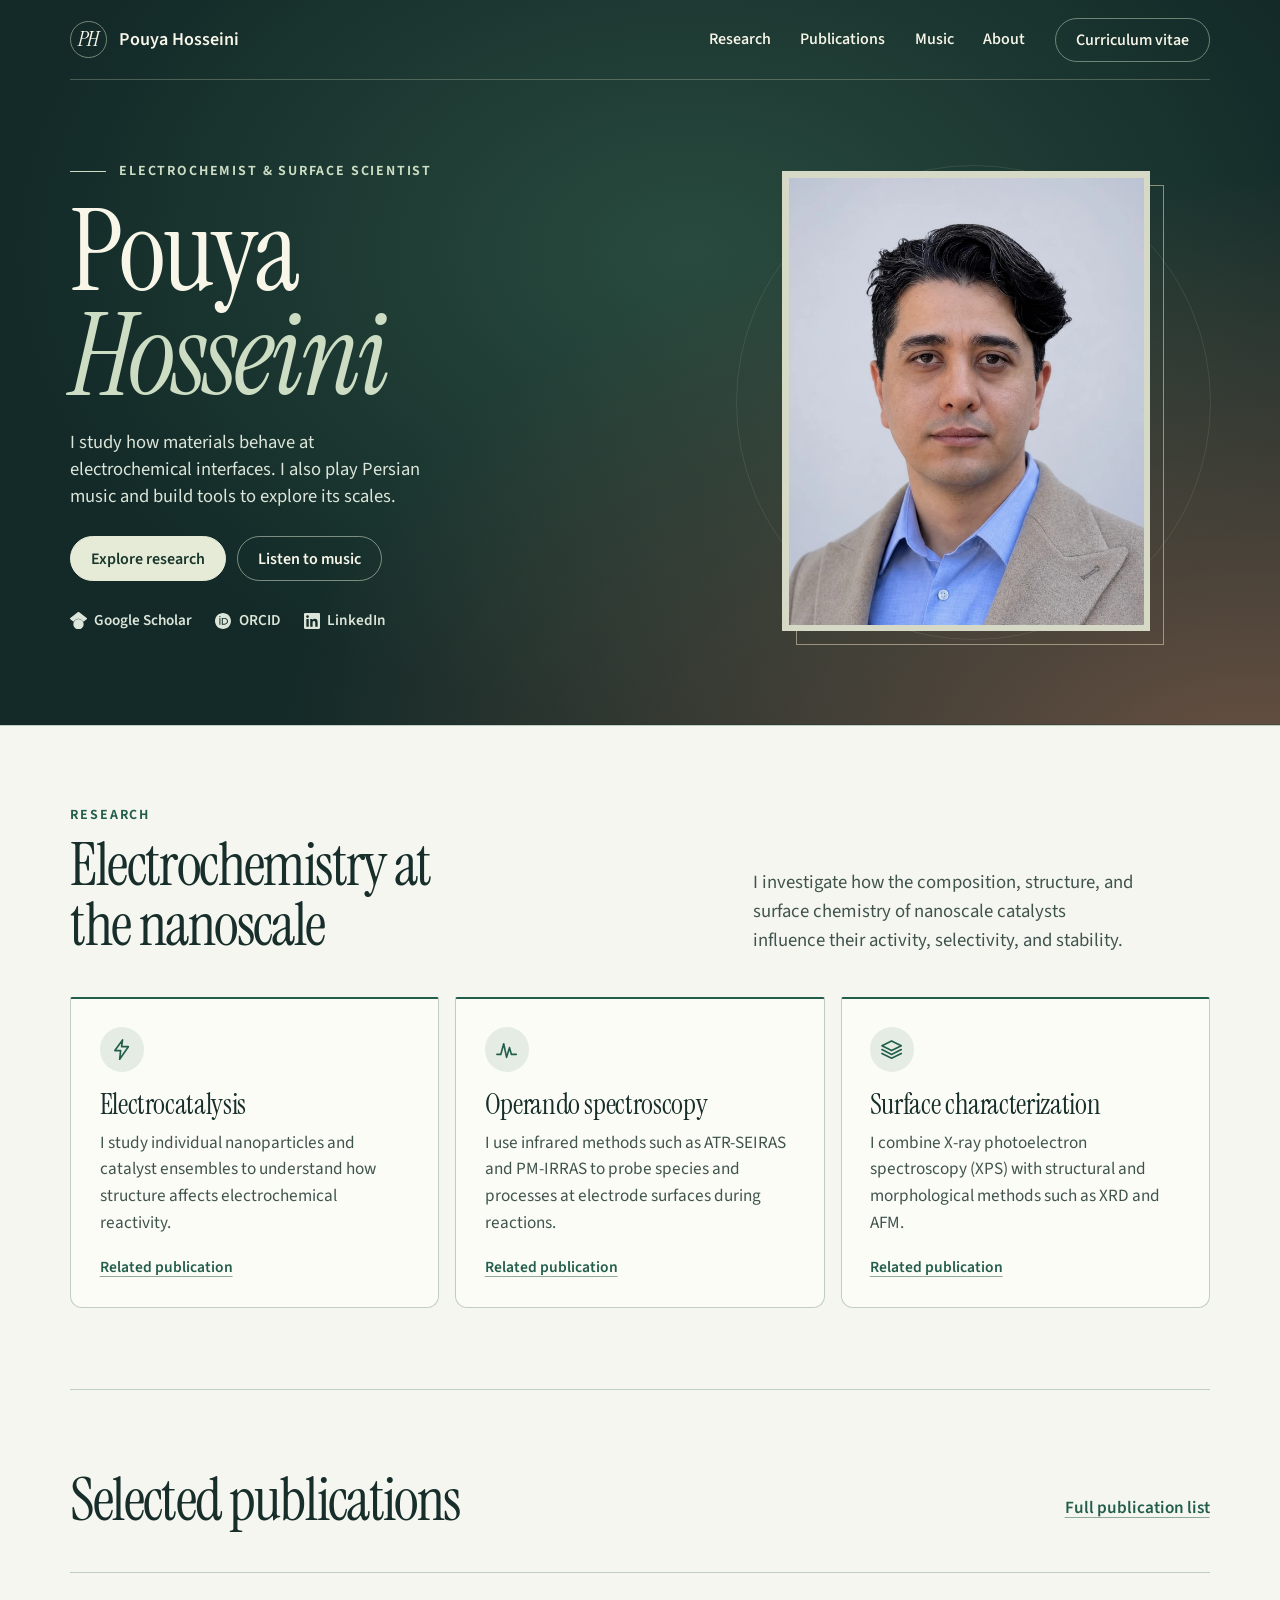
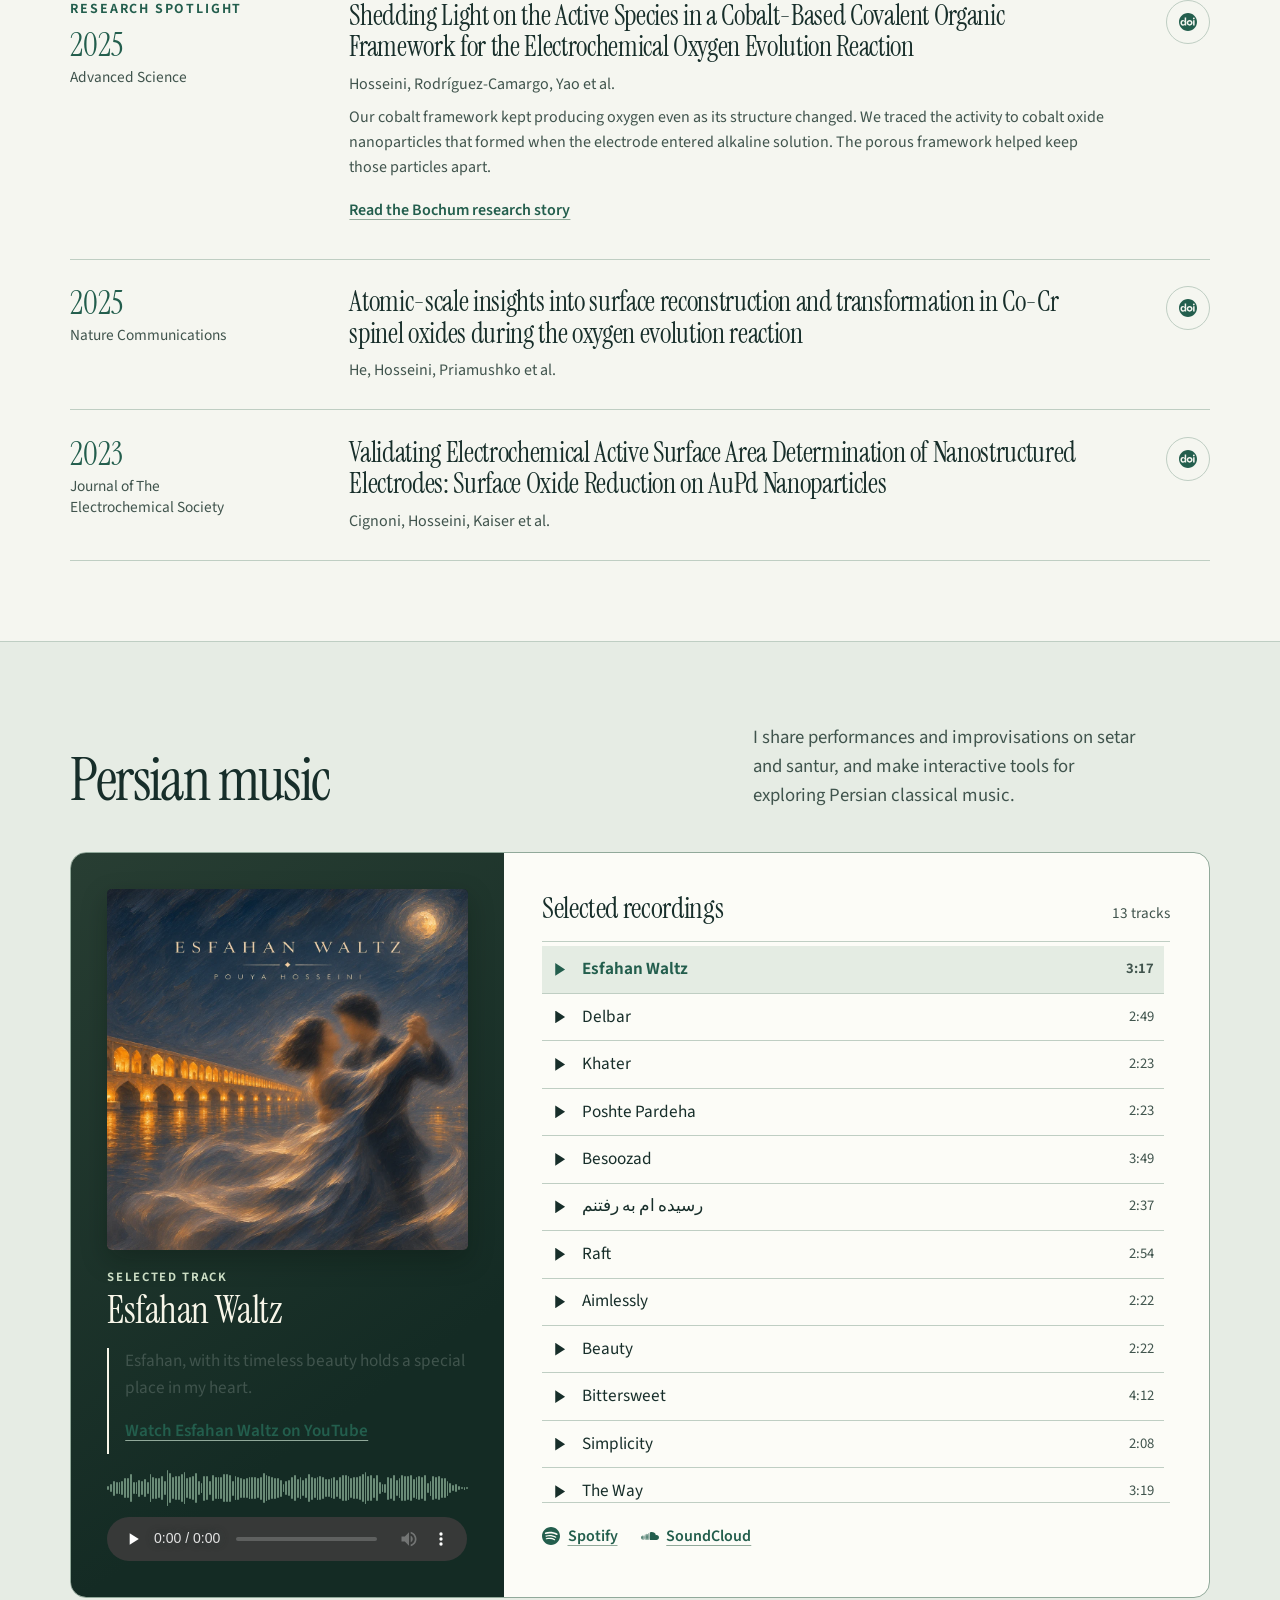
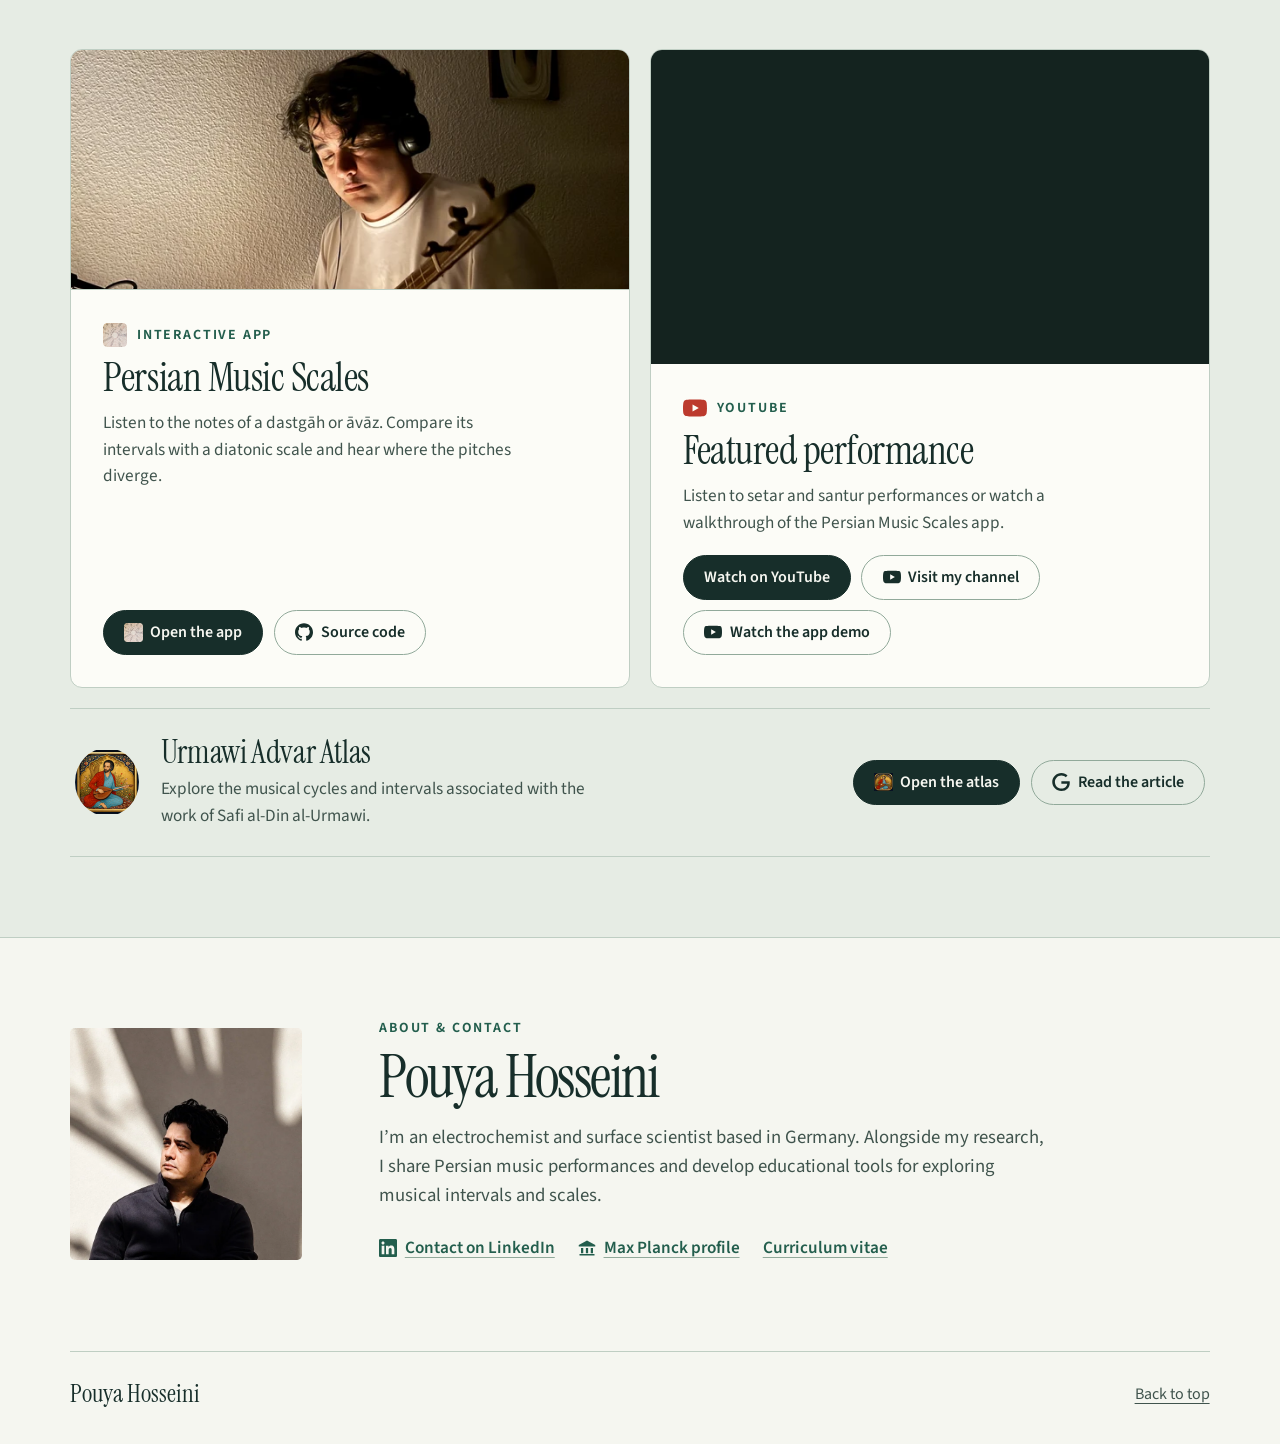
<file: index.html>
<!doctype html>
<html lang="en">
<head>
<meta charset="utf-8">
<meta name="viewport" content="width=device-width, initial-scale=1">
<title>Pouya Hosseini | Electrochemistry &amp; Persian Music</title>
<meta name="description" content="Pouya Hosseini is an electrochemist, surface scientist, and Persian musician. Explore his research, publications, performances, and Persian Music Scales app.">
<meta property="og:image" content="https://pouya-hosseini-yazdeli.surprisingleaf.chatgpt.site/pouya-hosseini-940.webp">
<meta property="og:image:alt" content="Portrait of Pouya Hosseini">
<meta property="og:type" content="profile">
<meta property="og:title" content="Pouya Hosseini">
<meta property="og:description" content="Electrochemistry, surface science, and Persian music.">
<link rel="icon" href="favicon.svg" type="image/svg+xml">
<meta name="color-scheme" content="light dark">
<meta name="theme-color" content="#162e2b" media="(prefers-color-scheme: light)">
<meta name="theme-color" content="#0c201e" media="(prefers-color-scheme: dark)">
<link rel="preload" as="font" type="font/woff2" href="instrument-regular.woff2" crossorigin>
<link rel="stylesheet" href="style.css">
<script src="site.js" defer></script>
<script type="application/ld+json">
{
  "@context": "https://schema.org",
  "@type": "ProfilePage",
  "url": "https://pouya-hosseini-yazdeli.surprisingleaf.chatgpt.site/",
  "mainEntity": {
    "@type": "Person",
    "@id": "https://pouya-hosseini-yazdeli.surprisingleaf.chatgpt.site/#pouya",
    "name": "Pouya Hosseini",
    "url": "https://pouya-hosseini-yazdeli.surprisingleaf.chatgpt.site/",
    "description": "Electrochemist, surface scientist, and Persian musician.",
    "knowsAbout": ["Electrocatalysis", "Surface science", "Spectroelectrochemistry", "Persian classical music"],
    "sameAs": [
      "https://orcid.org/0000-0003-4492-0004",
      "https://scholar.google.com/citations?user=VgER-GUAAAAJ",
      "https://www.linkedin.com/in/drpouyahosseini/",
      "https://www.youtube.com/@pouya-hosseini",
      "https://open.spotify.com/artist/6IGpSoSxe7j5bQ7zwPnsP1",
      "https://soundcloud.com/pouyahosseini",
      "https://www.mpie.de/person/122577/2281"
    ]
  }
}
</script>
<script defer src="recordings.js"></script>
</head>
<body id="top">
<a class="skip" href="#main">Skip to content</a>
<div class="opening">
  <header class="mast wrap">
    <a class="brand" href="#top" aria-label="Pouya Hosseini, homepage">
      <span class="monogram" aria-hidden="true">PH</span><span>Pouya Hosseini</span>
    </a>
    <button class="menu-toggle" type="button" aria-expanded="false" aria-controls="site-nav" hidden>
      <span class="menu-glyph" aria-hidden="true"></span><span>Menu</span>
    </button>
    <nav class="site-nav" id="site-nav" aria-label="Main navigation">
      <a href="#research">Research</a>
      <a href="#publications">Publications</a>
      <a href="#music">Music</a>
      <a href="#about">About</a>
      <a href="cv.html" class="nav-cv">Curriculum vitae</a>
    </nav>
  </header>
  <section class="hero wrap" id="pouya" aria-labelledby="name">
    <div class="hero-copy">
      <p class="eyebrow hero-role">Electrochemist &amp; surface scientist</p>
      <h1 id="name">Pouya <em>Hosseini</em></h1>
      <p class="intro">I study how materials behave at electrochemical interfaces. I also play Persian music and build tools to explore its scales.</p>
      <div class="actions hero-actions"><a class="button primary" href="#research">Explore research</a><a class="button" href="#recordings">Listen to music</a></div>
      <div class="profiles" aria-label="Professional profiles"><a href="https://scholar.google.com/citations?user=VgER-GUAAAAJ"><span class="service-icon brand-googlescholar" aria-hidden="true"></span>Google Scholar</a>
          <a href="https://orcid.org/0000-0003-4492-0004"><span class="service-icon brand-orcid" aria-hidden="true"></span>ORCID</a>
          <a href="https://www.linkedin.com/in/drpouyahosseini/"><span class="service-icon brand-linkedin" aria-hidden="true"></span>LinkedIn</a></div>
    </div>
    <div class="hero-art"><figure class="portrait"><img src="pouya-hosseini-640.webp"
            srcset="pouya-hosseini-320.webp 320w, pouya-hosseini-640.webp 640w, pouya-hosseini-940.webp 940w"
            sizes="(max-width: 40rem) 36vw, (max-width: 70rem) 33vw, 370px" width="940" height="1254" fetchpriority="high" alt="Portrait of Pouya Hosseini"></figure></div>
  </section>
</div>
<main id="main">
  <section id="research" class="section wrap" aria-labelledby="research-title">
    <div class="section-lead">
      <div><p class="eyebrow">Research</p><h2 id="research-title">Electrochemistry at the nanoscale</h2></div>
      <p>I investigate how the composition, structure, and surface chemistry of nanoscale catalysts influence their activity, selectivity, and stability.</p>
    </div>
    <div class="research-grid">
      <article class="method">
        <a class="method-link" href="#aupd-surface-area" aria-labelledby="electrocatalysis-label electrocatalysis-action" aria-describedby="electrocatalysis-description">
          <span class="method-icon" aria-hidden="true"><svg aria-hidden="true" width="22" height="22" viewbox="0 0 24 24" fill="none" stroke="currentColor" stroke-width="1.7" stroke-linejoin="round" stroke-linecap="round"><path d="M13 2 5 13h6l-1 9 9-13h-7z"></path></svg></span>
          <h3 id="electrocatalysis-label">Electrocatalysis</h3>
          <p id="electrocatalysis-description">I study individual nanoparticles and catalyst ensembles to understand how structure affects electrochemical reactivity.</p>
          <span id="electrocatalysis-action" class="method-action">Related publication</span>
        </a>
      </article>
<article class="method">
        <a class="method-link" href="#cobalt-active-species" aria-labelledby="operando-label operando-action" aria-describedby="operando-description">
          <span class="method-icon" aria-hidden="true"><svg aria-hidden="true" width="22" height="22" viewbox="0 0 24 24" fill="none" stroke="currentColor" stroke-width="1.7" stroke-linejoin="round" stroke-linecap="round"><path d="M2 17h4l3-11 3 14 3-10 2 7h5"></path></svg></span>
          <h3 id="operando-label">Operando spectroscopy</h3>
          <p id="operando-description">I use infrared methods such as ATR-SEIRAS and PM-IRRAS to probe species and processes at electrode surfaces during reactions.</p>
          <span id="operando-action" class="method-action">Related publication</span>
        </a>
      </article>
<article class="method">
        <a class="method-link" href="#spinel-surfaces" aria-labelledby="surface-characterization-label surface-characterization-action" aria-describedby="surface-characterization-description">
          <span class="method-icon" aria-hidden="true"><svg aria-hidden="true" width="22" height="22" viewbox="0 0 24 24" fill="none" stroke="currentColor" stroke-width="1.7" stroke-linejoin="round" stroke-linecap="round"><path d="M2 8l10-5 10 5-10 5z M2 12l10 5 10-5 M2 16l10 5 10-5"></path></svg></span>
          <h3 id="surface-characterization-label">Surface characterization</h3>
          <p id="surface-characterization-description">I combine X-ray photoelectron spectroscopy (XPS) with structural and morphological methods such as XRD and AFM.</p>
          <span id="surface-characterization-action" class="method-action">Related publication</span>
        </a>
      </article>
    </div>
  </section>
  <section id="publications" class="publications section wrap" aria-labelledby="pub-title">
    <div class="section-heading"><h2 id="pub-title">Selected publications</h2><a class="text-link" href="cv.html#bibliography">Full publication list</a></div>
    <div class="papers"><article class="paper" id="cobalt-active-species" tabindex="-1">
        <div class="paper-meta"><span class="eyebrow">Research spotlight</span><time>2025</time><p>Advanced Science</p></div>
        <div class="paper-body"><h3><a href="https://doi.org/10.1002/advs.202413555">Shedding Light on the Active Species in a Cobalt-Based Covalent Organic Framework for the Electrochemical Oxygen Evolution Reaction</a></h3>
          <p>Hosseini, Rodríguez-Camargo, Yao et al.</p><p>Our cobalt framework kept producing oxygen even as its structure changed. We traced the activity to cobalt oxide nanoparticles that formed when the electrode entered alkaline solution. The porous framework helped keep those particles apart.</p><p><a class="text-link" href="https://news.rub.de/english/press-releases/2024-11-26-electrochemistry-how-catalysts-secretly-lose-their-stability">Read the Bochum research story</a></p></div>
        <a href="https://doi.org/10.1002/advs.202413555" class="paper-doi" aria-label="DOI for Shedding Light on the Active Species in a Cobalt-Based Covalent Organic Framework for the Electrochemical Oxygen Evolution Reaction"><span class="service-icon brand-doi" aria-hidden="true"></span></a>
      </article>
      <article class="paper" id="spinel-surfaces" tabindex="-1">
        <div class="paper-meta"><time>2025</time><p>Nature Communications</p></div>
        <div class="paper-body"><h3><a href="https://doi.org/10.1038/s41467-025-65626-x">Atomic-scale insights into surface reconstruction and transformation in Co-Cr spinel oxides during the oxygen evolution reaction</a></h3>
          <p>He, Hosseini, Priamushko et al.</p></div>
        <a href="https://doi.org/10.1038/s41467-025-65626-x" class="paper-doi" aria-label="DOI for Atomic-scale insights into surface reconstruction and transformation in Co-Cr spinel oxides during the oxygen evolution reaction"><span class="service-icon brand-doi" aria-hidden="true"></span></a>
      </article>

<article class="paper" id="aupd-surface-area" tabindex="-1">
        <div class="paper-meta"><time>2023</time><p>Journal of The Electrochemical Society</p></div>
        <div class="paper-body"><h3><a href="https://doi.org/10.1149/1945-7111/ad09f8">Validating Electrochemical Active Surface Area Determination of Nanostructured Electrodes: Surface Oxide Reduction on AuPd Nanoparticles</a></h3>
          <p>Cignoni, Hosseini, Kaiser et al.</p></div>
        <a href="https://doi.org/10.1149/1945-7111/ad09f8" class="paper-doi" aria-label="DOI for Validating Electrochemical Active Surface Area Determination of Nanostructured Electrodes: Surface Oxide Reduction on AuPd Nanoparticles"><span class="service-icon brand-doi" aria-hidden="true"></span></a>
      </article>
    </div>
  </section>
  <section id="music" class="music" aria-labelledby="music-title">
    <div class="section wrap">
      <div class="section-lead"><h2 id="music-title">Persian music</h2>
        <p>I share performances and improvisations on setar and santur, and make interactive tools for exploring Persian classical music.</p></div>
      <div class="listening-room" id="recordings">
        <section class="now-playing" aria-labelledby="current-track">
          <img id="track-cover" src="esfahan-waltz-cover.webp" width="640" height="640" alt="Esfahan Waltz cover artwork" loading="lazy">
          <div class="track-caption"><p id="play-state" class="eyebrow">Selected track</p><h3 id="current-track" dir="auto" aria-live="polite">Esfahan Waltz</h3></div>
            <aside id="esfahan-note"><p>Esfahan, with its timeless beauty holds a special place in my heart.</p><a class="text-link" href="https://youtu.be/katTH8K_2r0">Watch Esfahan Waltz on YouTube</a></aside><div class="waveform" aria-hidden="true"></div>
          <audio id="player" controls preload="none" aria-label="Esfahan Waltz" src="esfahan-waltz.mp3"></audio>
          <p id="play-message" role="status" hidden></p>
        </section>
        <section class="track-list" aria-labelledby="recording-title">
          <div class="list-heading"><h3 id="recording-title">Selected recordings</h3><span>13 tracks</span></div>
          <div class="track-scroller"><ol>
            <li><a class="track" href="esfahan-waltz.mp3" data-cover="esfahan-waltz-cover.webp" data-peaks="10,22,41,32,33,37,55,55,74,34,32,46,38,49,33,74,58,57,56,65,37,100,80,61,66,66,74,86,53,59,64,83,39,26,68,64,38,70,61,62,59,74,77,73,41,64,63,55,52,53,61,62,58,54,63,81,72,66,60,57,53,46,21,36,44,62,69,52,60,43,53,74,63,55,63,65,59,47,48,53,60,46,61,71,69,64,55,59,60,65,78,86,68,71,53,70,32,21,24,63,57,70,45,54,70,68,65,69,52,59,64,58,69,28,41,67,60,67,55,53,41,29,15,20,12,5,8,2"><span>Esfahan Waltz</span><small>3:17</small></a></li>
<li><a class="track" href="delbar.mp3" data-cover="delbar-cover.webp" data-peaks="13,47,42,31,11,48,55,29,42,71,73,30,89,83,73,57,81,89,80,41,71,67,45,56,89,67,50,76,65,67,37,87,85,78,60,86,89,67,90,68,71,51,87,100,93,67,75,70,53,66,69,66,50,59,65,71,63,72,75,68,63,85,75,80,64,73,55,53,50,74,76,53,78,59,74,58,71,61,63,56,77,76,49,87,65,66,69,70,75,76,55,69,77,71,56,77,64,74,82,83,68,85,74,69,80,76,58,83,73,76,75,81,72,85,91,69,32,47,35,52,63,50,34,24,8,1,0,0"><span>Delbar</span><small>2:49</small></a></li>

            <li><a class="track" href="khater.mp3" data-cover="khater-cover.webp" data-peaks="25,29,31,34,30,25,42,39,38,42,46,54,45,61,51,66,62,55,58,58,49,44,55,49,47,51,37,21,88,85,68,53,87,82,91,52,23,17,66,100,83,67,63,73,72,33,43,16,31,75,96,88,91,71,53,89,84,78,66,44,32,26,74,66,68,57,55,30,78,61,75,42,35,61,95,77,91,90,88,95,67,69,41,37,36,29,91,73,59,39,70,93,77,57,64,63,79,72,72,75,69,81,69,59,24,60,47,55,70,33,28,47,61,22,33,39,47,63,59,60,54,42,32,32,24,9,5,3"><span>Khater</span><small>2:23</small></a></li>
            <li><a class="track" href="poshte-pardeha.mp3" data-cover="poshte-pardeha-cover.webp" data-peaks="79,36,78,52,88,78,61,79,76,98,55,41,93,65,78,66,44,37,33,89,54,39,86,61,78,60,82,70,51,76,70,85,51,62,81,39,27,48,100,79,49,98,53,93,69,61,95,63,94,64,47,90,51,76,54,37,48,70,85,64,74,43,70,89,72,87,53,79,79,75,88,65,82,84,47,75,76,83,81,51,76,56,79,61,60,76,37,68,58,55,77,32,72,61,40,68,69,77,66,60,73,73,86,63,71,75,62,79,44,58,50,34,61,55,54,35,77,70,78,65,79,75,69,72,51,23,4,0"><span>Poshte Pardeha</span><small>2:23</small></a></li>
            <li><a class="track" href="besoozad.mp3" data-cover="besoozad-cover.webp" data-peaks="79,69,69,61,55,59,62,70,57,56,68,77,65,33,56,36,80,65,88,70,74,56,68,83,84,71,72,74,67,52,93,92,85,85,83,88,91,87,87,89,88,89,86,84,86,81,87,72,84,94,91,89,58,67,80,87,77,87,90,80,75,77,82,84,81,84,93,86,87,88,89,95,94,90,100,83,77,89,87,90,86,82,82,81,80,76,77,84,79,77,86,79,85,83,82,80,81,81,86,100,82,89,84,80,85,90,93,94,84,83,87,82,81,87,83,88,80,86,83,84,83,84,86,95,81,76,76,44"><span dir="auto">Besoozad</span><small>3:49</small></a></li>
            <li><a class="track" href="reside-am.mp3" data-cover="reside-am-cover.webp" data-peaks="3,20,79,73,72,44,72,62,76,54,97,85,86,79,86,59,65,40,50,69,88,79,94,70,88,62,91,61,90,61,91,66,87,60,82,58,93,64,93,66,88,57,95,64,86,54,45,72,91,71,88,93,89,99,76,84,43,96,58,88,78,85,80,94,73,91,58,93,75,88,58,96,55,40,89,91,89,78,87,85,90,68,88,71,87,71,93,87,85,94,89,85,94,94,92,89,92,91,91,85,82,74,97,96,94,89,89,92,95,95,95,76,94,89,85,100,38,76,94,94,72,78,75,87,79,72,53,54"><span dir="auto">رسیده ام به رفتنم</span><small>2:37</small></a></li>
            <li><a class="track" href="raft.mp3" data-cover="raft-cover.webp" data-peaks="17,44,98,92,64,67,93,92,97,96,96,94,97,91,69,95,92,90,94,92,89,92,83,99,89,90,95,90,99,89,54,86,82,89,96,92,88,80,98,99,97,85,98,97,88,93,81,57,95,94,88,76,92,92,86,85,63,95,84,84,90,88,86,92,94,93,81,82,87,91,93,79,93,86,94,65,89,92,93,95,89,95,93,92,92,96,94,93,95,94,85,97,96,99,97,87,100,95,94,83,81,99,99,84,95,92,90,96,95,66,98,97,96,92,75,64,45,15,65,60,55,33,50,94,96,73,23,7"><span dir="auto">Raft</span><small>2:54</small></a></li>
            <li><a class="track" href="aimlessly.mp3" data-cover="aimlessly-cover.webp" data-peaks="85,85,83,75,58,83,85,69,73,75,73,73,62,75,72,73,57,82,81,72,74,39,58,79,75,69,78,74,76,74,74,80,80,57,40,69,88,74,68,74,47,71,77,54,67,77,54,74,58,76,51,77,44,51,87,76,82,79,59,80,77,77,65,78,82,88,81,89,81,82,63,53,85,75,63,77,71,67,46,86,79,94,86,53,90,89,73,92,89,44,88,59,96,65,99,61,26,77,55,77,40,41,92,90,95,88,55,96,95,94,100,97,99,97,96,87,97,81,97,65,89,74,65,90,93,89,8,2"><span dir="auto">Aimlessly</span><small>2:22</small></a></li>
            <li><a class="track" href="beauty.mp3" data-cover="beauty-cover.webp" data-peaks="2,70,75,79,76,73,75,75,78,71,93,70,92,95,91,84,65,85,69,64,81,100,61,89,81,87,75,82,62,90,88,91,90,75,88,85,88,92,84,92,77,98,100,100,97,73,94,62,90,96,63,91,86,67,96,82,88,98,77,94,90,89,90,92,55,80,70,82,87,67,95,81,67,77,75,75,80,65,57,50,63,40,59,50,55,75,60,64,77,72,63,75,73,77,70,68,55,42,56,55,46,49,65,55,47,55,63,51,57,71,78,89,86,85,89,75,87,90,68,75,82,87,78,64,65,62,35,13"><span dir="auto">Beauty</span><small>2:22</small></a></li>
            <li><a class="track" href="bittersweet.mp3" data-cover="bittersweet-cover.webp" data-peaks="83,79,82,79,75,77,74,82,91,79,66,84,45,68,50,65,62,54,47,51,43,80,63,72,71,65,70,72,71,66,76,79,77,66,75,74,75,62,48,75,69,83,71,75,69,82,80,84,72,58,73,72,63,77,83,80,78,87,82,87,77,79,87,90,74,52,45,100,89,75,90,95,82,91,63,85,82,81,68,89,78,81,78,73,80,85,79,75,76,63,36,65,73,77,70,76,76,70,72,78,76,73,74,77,74,69,66,66,64,65,69,65,62,67,71,63,69,66,64,65,66,65,66,69,68,66,65,70"><span dir="auto">Bittersweet</span><small>4:12</small></a></li>
            <li><a class="track" href="simplicity.mp3" data-cover="simplicity-cover.webp" data-peaks="24,34,24,17,37,38,31,39,32,54,72,63,71,68,84,92,72,83,68,79,45,53,74,65,52,100,60,69,24,40,60,44,43,46,55,42,37,43,39,44,48,50,55,69,61,67,55,44,47,41,47,52,47,37,33,33,32,62,57,76,70,65,77,66,57,58,59,55,77,76,78,71,73,57,65,64,64,66,39,46,40,26,31,26,43,36,77,77,75,77,64,78,72,78,68,72,74,77,81,84,86,90,86,89,73,74,80,79,49,40,22,21,17,31,36,19,23,29,25,28,26,37,36,40,32,22,9,2"><span dir="auto">Simplicity</span><small>2:08</small></a></li>
            <li><a class="track" href="the-way.mp3" data-cover="the-way-cover.webp" data-peaks="40,63,77,18,78,43,81,38,66,65,79,53,28,76,56,66,51,69,67,50,63,67,70,65,73,54,38,64,59,66,64,41,38,44,82,66,53,85,41,87,82,97,88,82,87,86,92,86,86,89,67,86,48,100,91,91,92,89,90,79,84,82,72,87,83,90,86,84,77,82,84,85,88,37,53,83,80,81,81,81,87,79,77,82,85,83,80,83,80,85,83,77,80,81,79,77,84,80,77,82,76,73,80,80,78,80,75,79,71,72,59,46,47,25,59,66,32,49,23,16,50,43,42,46,36,28,7,2"><span dir="auto">The Way</span><small>3:19</small></a></li>
            <li><a class="track" href="unburden.mp3" data-cover="unburden-cover.webp" data-peaks="6,8,71,81,62,51,63,75,58,43,74,73,58,56,69,66,64,41,61,86,64,65,81,64,62,80,77,63,61,82,71,78,79,79,57,48,67,100,78,81,83,89,91,90,51,60,91,91,78,70,91,95,76,90,51,45,95,77,85,94,93,86,66,89,87,84,69,84,80,86,87,77,83,86,81,85,84,79,92,87,77,82,84,84,86,91,47,54,91,84,77,90,82,84,92,90,84,86,92,73,82,80,64,49,73,79,84,84,83,78,75,84,89,83,84,83,91,80,81,81,75,78,79,59,59,86,38,10"><span dir="auto">Unburden</span><small>3:08</small></a></li>
          </ol></div>
          <div class="platforms"><a class="platform" href="https://open.spotify.com/artist/6IGpSoSxe7j5bQ7zwPnsP1"><span aria-hidden="true" class="service-icon brand-spotify"></span>Spotify</a><a class="platform" href="https://soundcloud.com/pouyahosseini"><span aria-hidden="true" class="service-icon brand-soundcloud"></span>SoundCloud</a></div>
        </section>
      </div>
      <div id="music-projects" class="projects">
        <article class="project-card">
          <a class="project-photo" href="https://persianmusicscales.github.io/Persian-Music-Scales-App/" aria-label="Explore the Persian Music Scales app">
            <img src="pouya-setar-640.webp" srcset="pouya-setar-640.webp 640w, pouya-setar-1200.webp 1200w" sizes="(max-width: 46rem) 90vw, (max-width: 80rem) 45vw, 570px" width="640" height="640" loading="lazy" alt="Pouya playing the setar beside a recording microphone">
          </a>
          <div class="project-text">
            <div class="project-type"><img src="persian-music-scales-icon.png" alt="" width="38" height="38"><p class="eyebrow">Interactive app</p></div>
            <h3>Persian Music Scales</h3><p>Listen to the notes of a dastgāh or āvāz. Compare its intervals with a diatonic scale and hear where the pitches diverge.</p>
            <div class="actions"><a class="button primary" href="https://persianmusicscales.github.io/Persian-Music-Scales-App/"><img class="service-icon" src="persian-music-scales-icon.png" alt="" width="22" height="22">Open the app</a><a class="button" href="https://github.com/PersianMusicScales/Persian-Music-Scales-App"><span aria-hidden="true" class="service-icon brand-github"></span>Source code</a></div>
          </div>
        </article>
<article class="project-card">
          <iframe class="performance-video" src="https://www.youtube-nocookie.com/embed/prpls-ZqFvQ" title="Featured performance by Pouya Hosseini" loading="lazy" allowfullscreen></iframe>
          <div class="project-text">
            <div class="project-type"><span class="service-icon brand-youtube" aria-hidden="true"></span><p class="eyebrow">YouTube</p></div>
            <h3>Featured performance</h3><p>Listen to setar and santur performances or watch a walkthrough of the Persian Music Scales app.</p>
            <div class="actions"><a class="button primary" href="https://youtu.be/prpls-ZqFvQ">Watch on YouTube</a><a class="button" href="https://www.youtube.com/@pouya-hosseini"><span aria-hidden="true" class="service-icon brand-youtube"></span>Visit my channel</a><a class="button" href="https://www.youtube.com/watch?v=hSfm6LHRFmc"><span aria-hidden="true" class="service-icon brand-youtube"></span>Watch the app demo</a></div>
          </div>
        </article>
      </div>
      <article class="atlas">
        <img src="atlas.svg" alt="" loading="lazy" width="68" height="68">
        <div><h3>Urmawi Advar Atlas</h3><p>Explore the musical cycles and intervals associated with the work of Safi al-Din al-Urmawi.</p></div>
        <div class="actions"><a class="button primary" href="https://persianmusicscales.github.io/urmawi-advar-atlas/"><img class="service-icon" src="atlas.svg" alt="" width="22" height="22">Open the atlas</a><a class="button" href="https://sites.google.com/view/persianmusicscales/article"><span aria-hidden="true" class="service-icon brand-google"></span>Read the article</a></div>
      </article>
    </div>
  </section>
  <section id="about" class="section wrap about" aria-labelledby="about-title">
    <figure class="about-photo"><img src="pouya-portrait-640.webp" srcset="pouya-portrait-640.webp 640w, pouya-portrait-1200.webp 1200w" sizes="(max-width:40rem) 55vw, 235px" width="640" height="640" alt="Pouya in sunlight" loading="lazy"></figure>
    <div><p class="eyebrow">About &amp; contact</p><h2 id="about-title">Pouya Hosseini</h2>
      <p>I’m an electrochemist and surface scientist based in Germany. Alongside my research, I share Persian music performances and develop educational tools for exploring musical intervals and scales.</p>
      <div class="links"><a href="https://www.linkedin.com/in/drpouyahosseini/"><span aria-hidden="true" class="service-icon brand-linkedin"></span>Contact on LinkedIn</a><a href="https://www.mpie.de/person/122577/2281"><span aria-hidden="true" class="service-icon brand-institute"></span>Max Planck profile</a><a href="cv.html">Curriculum vitae</a></div></div>
  </section>
</main>
<footer class="footer wrap"><span class="footer-name">Pouya Hosseini</span><a href="#top">Back to top</a></footer>
</body>
</html>
</file>
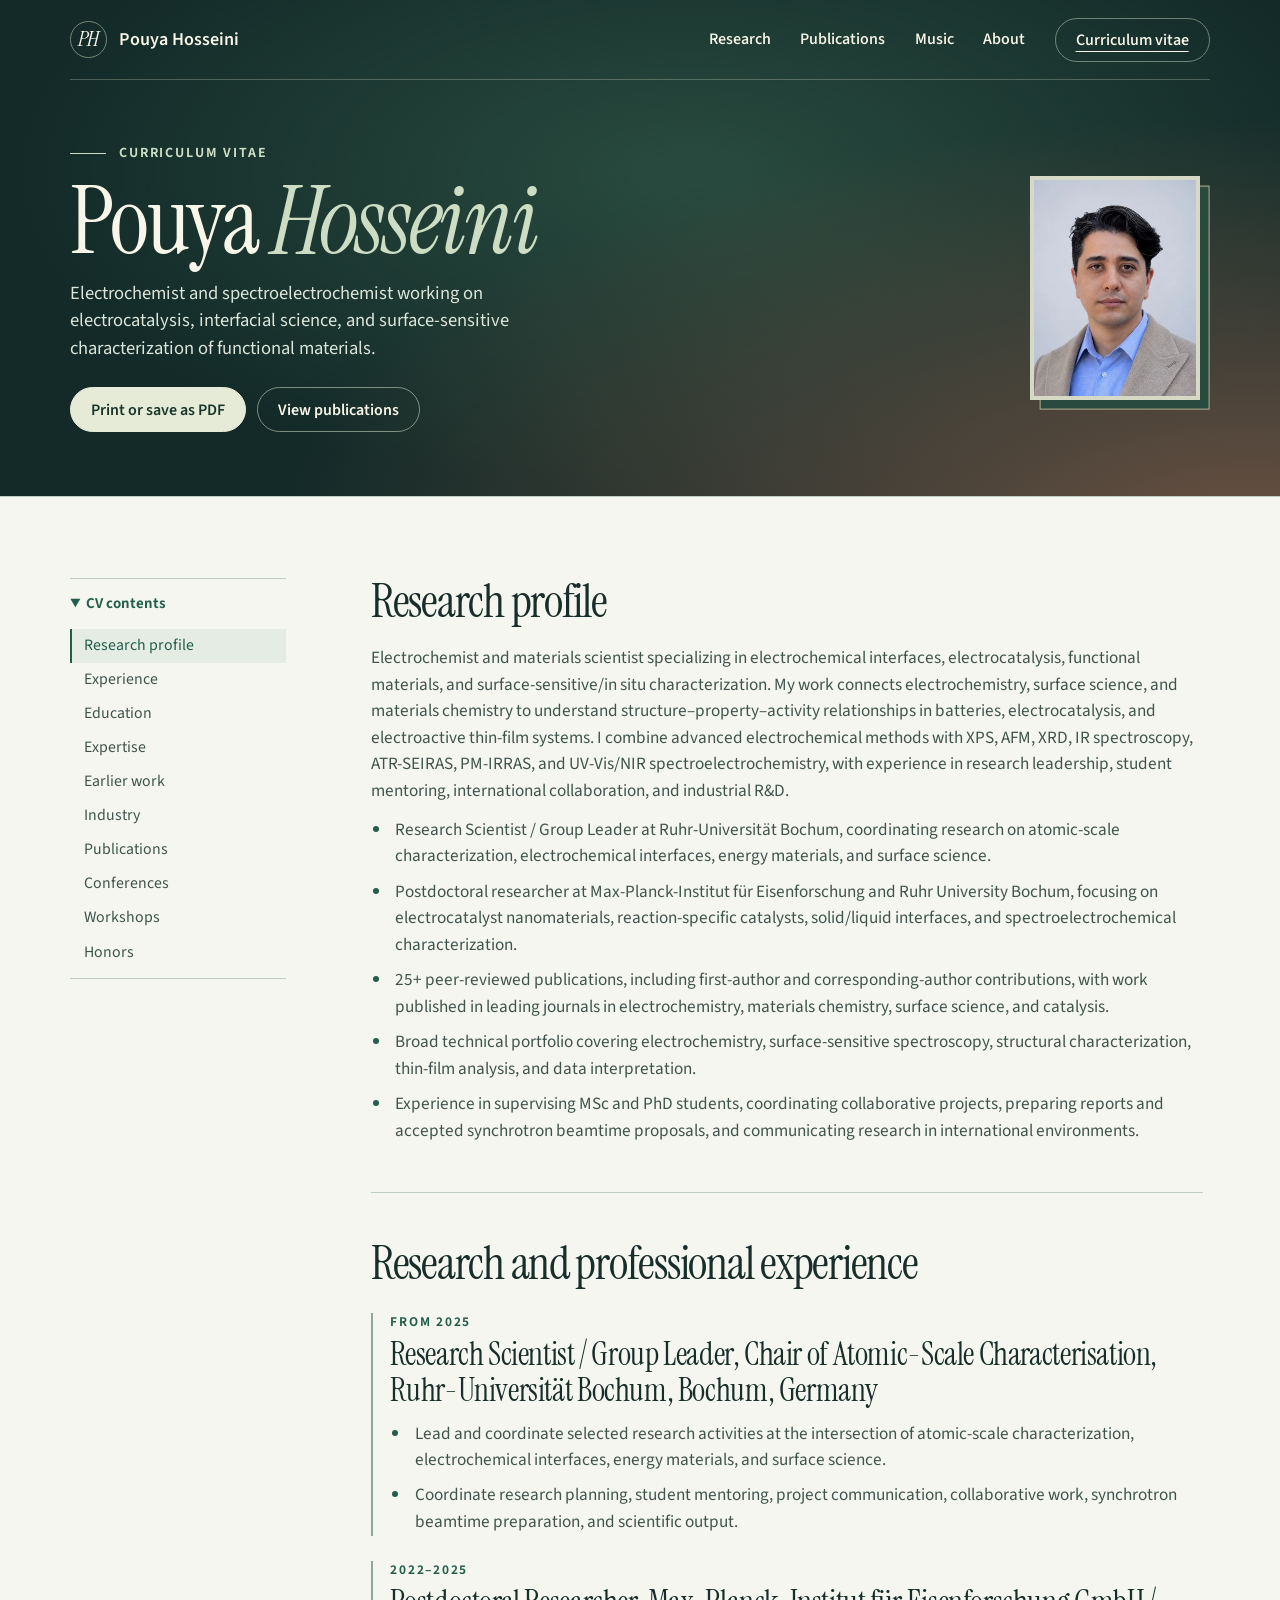
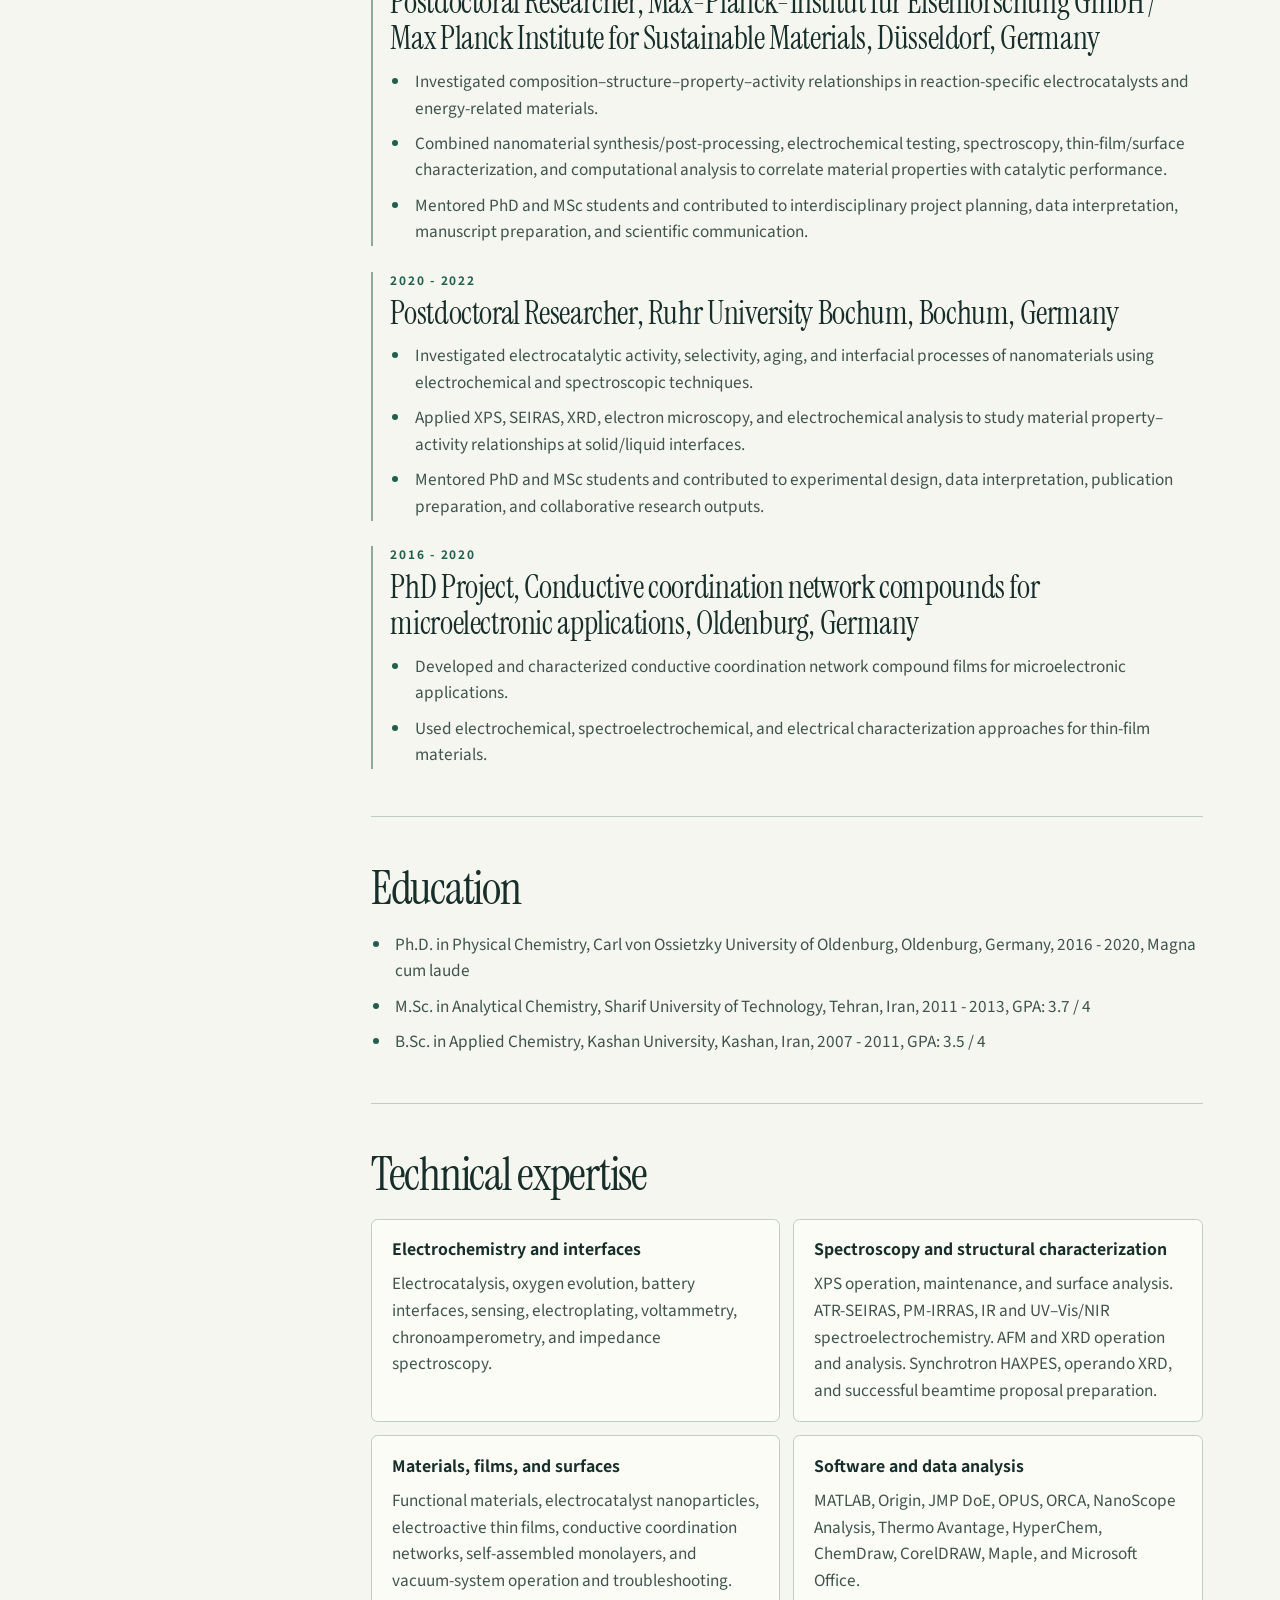
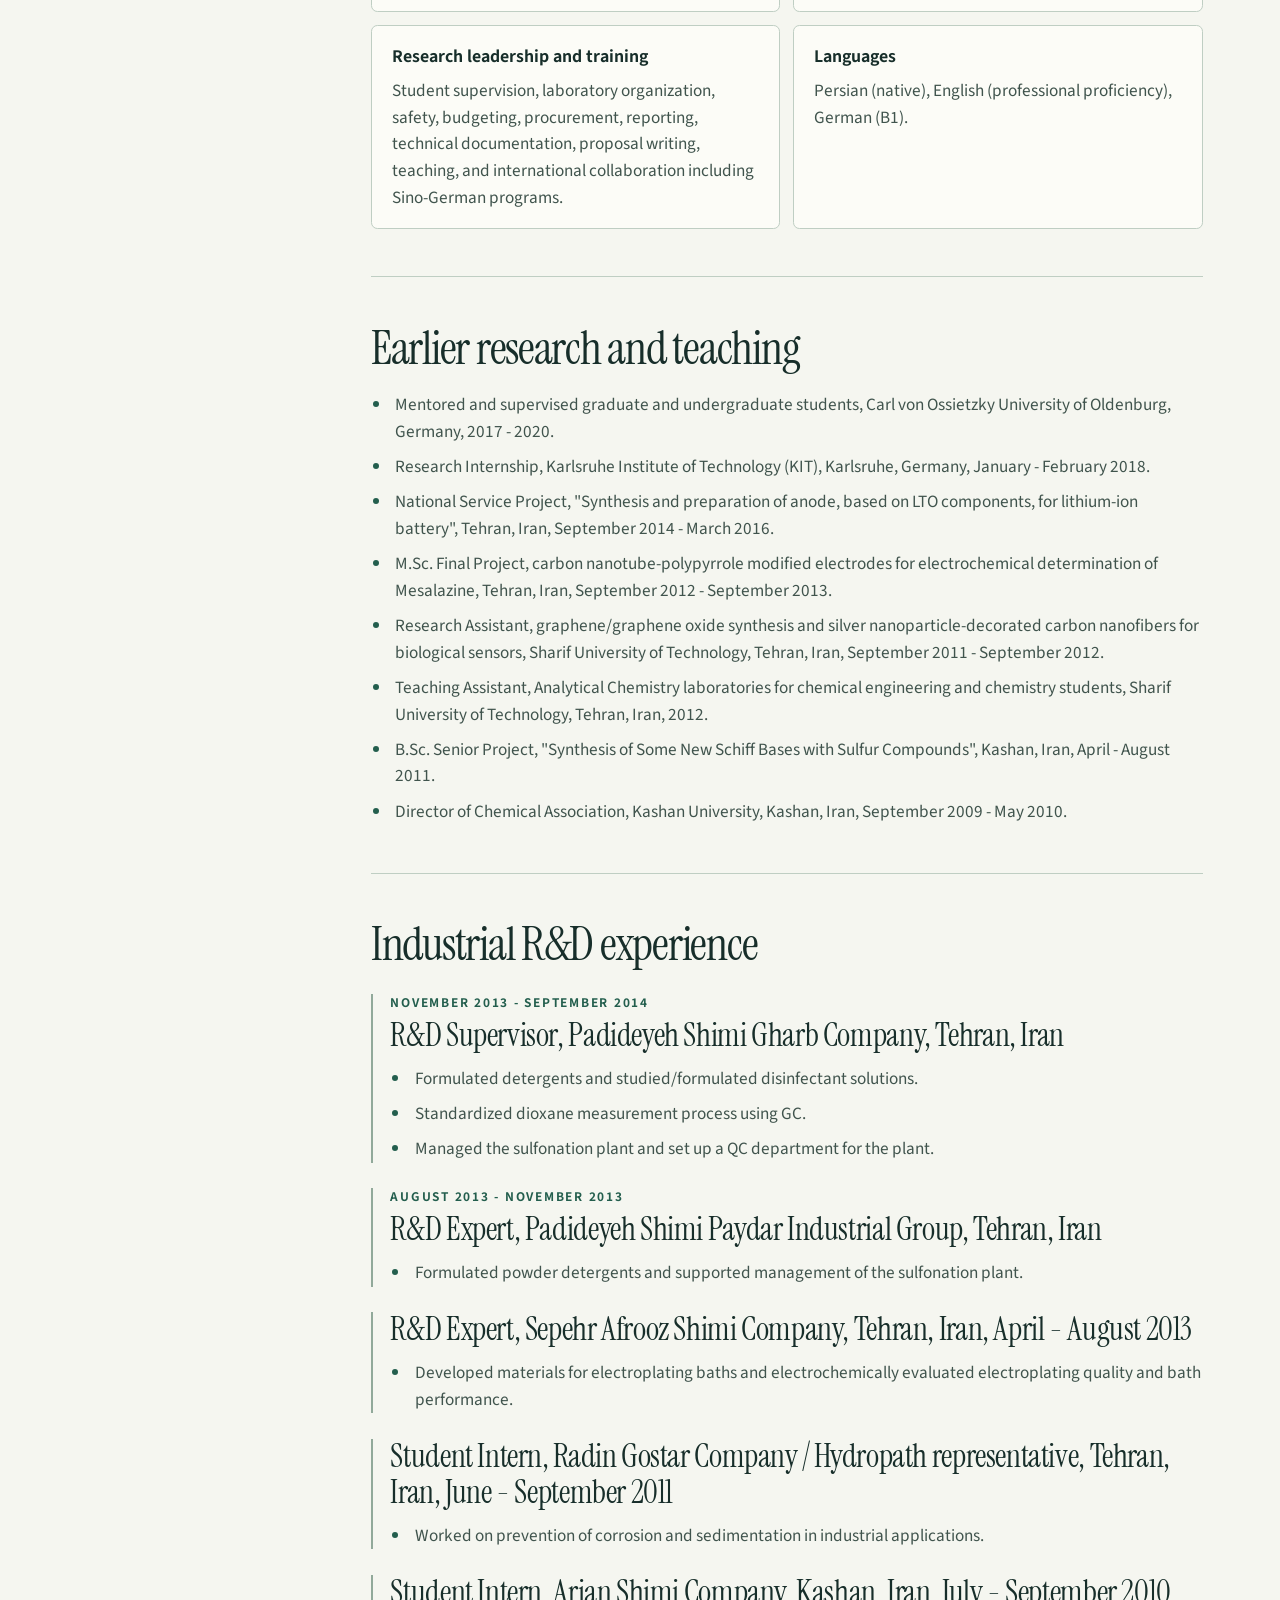
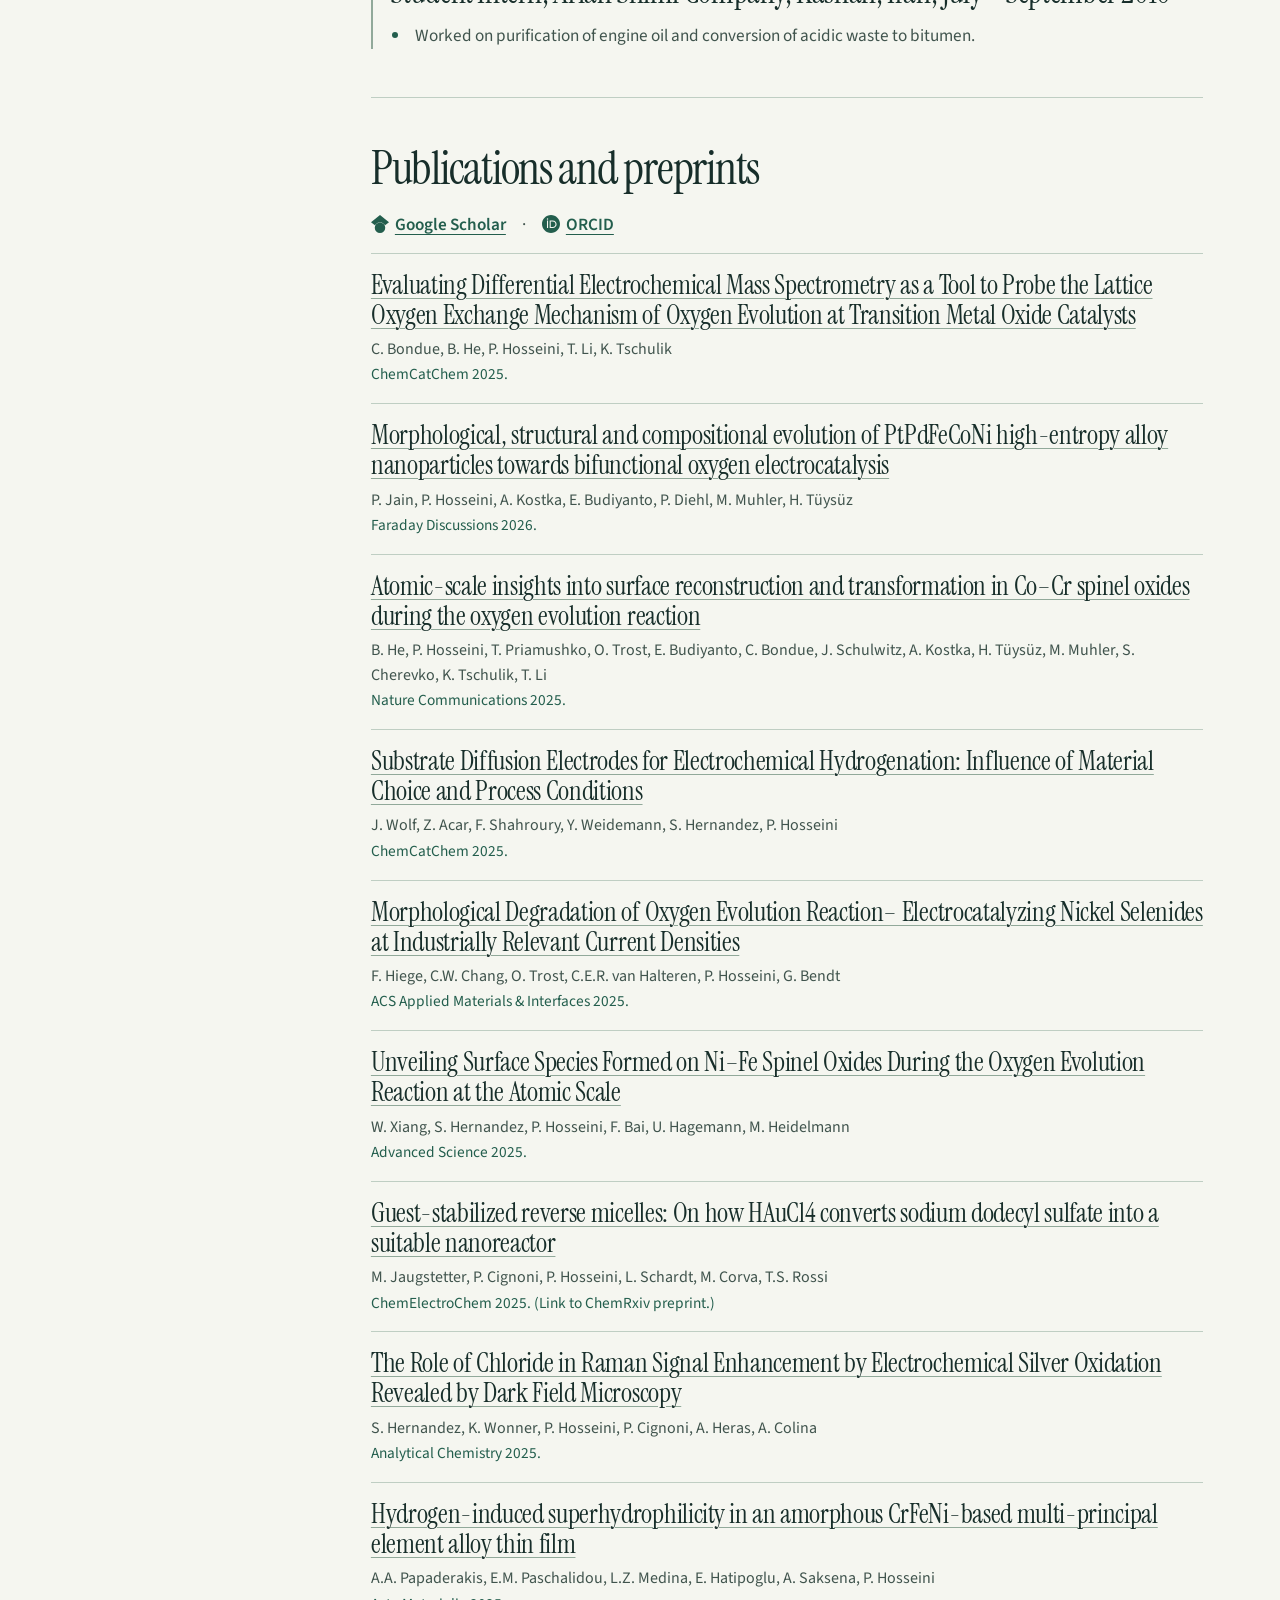
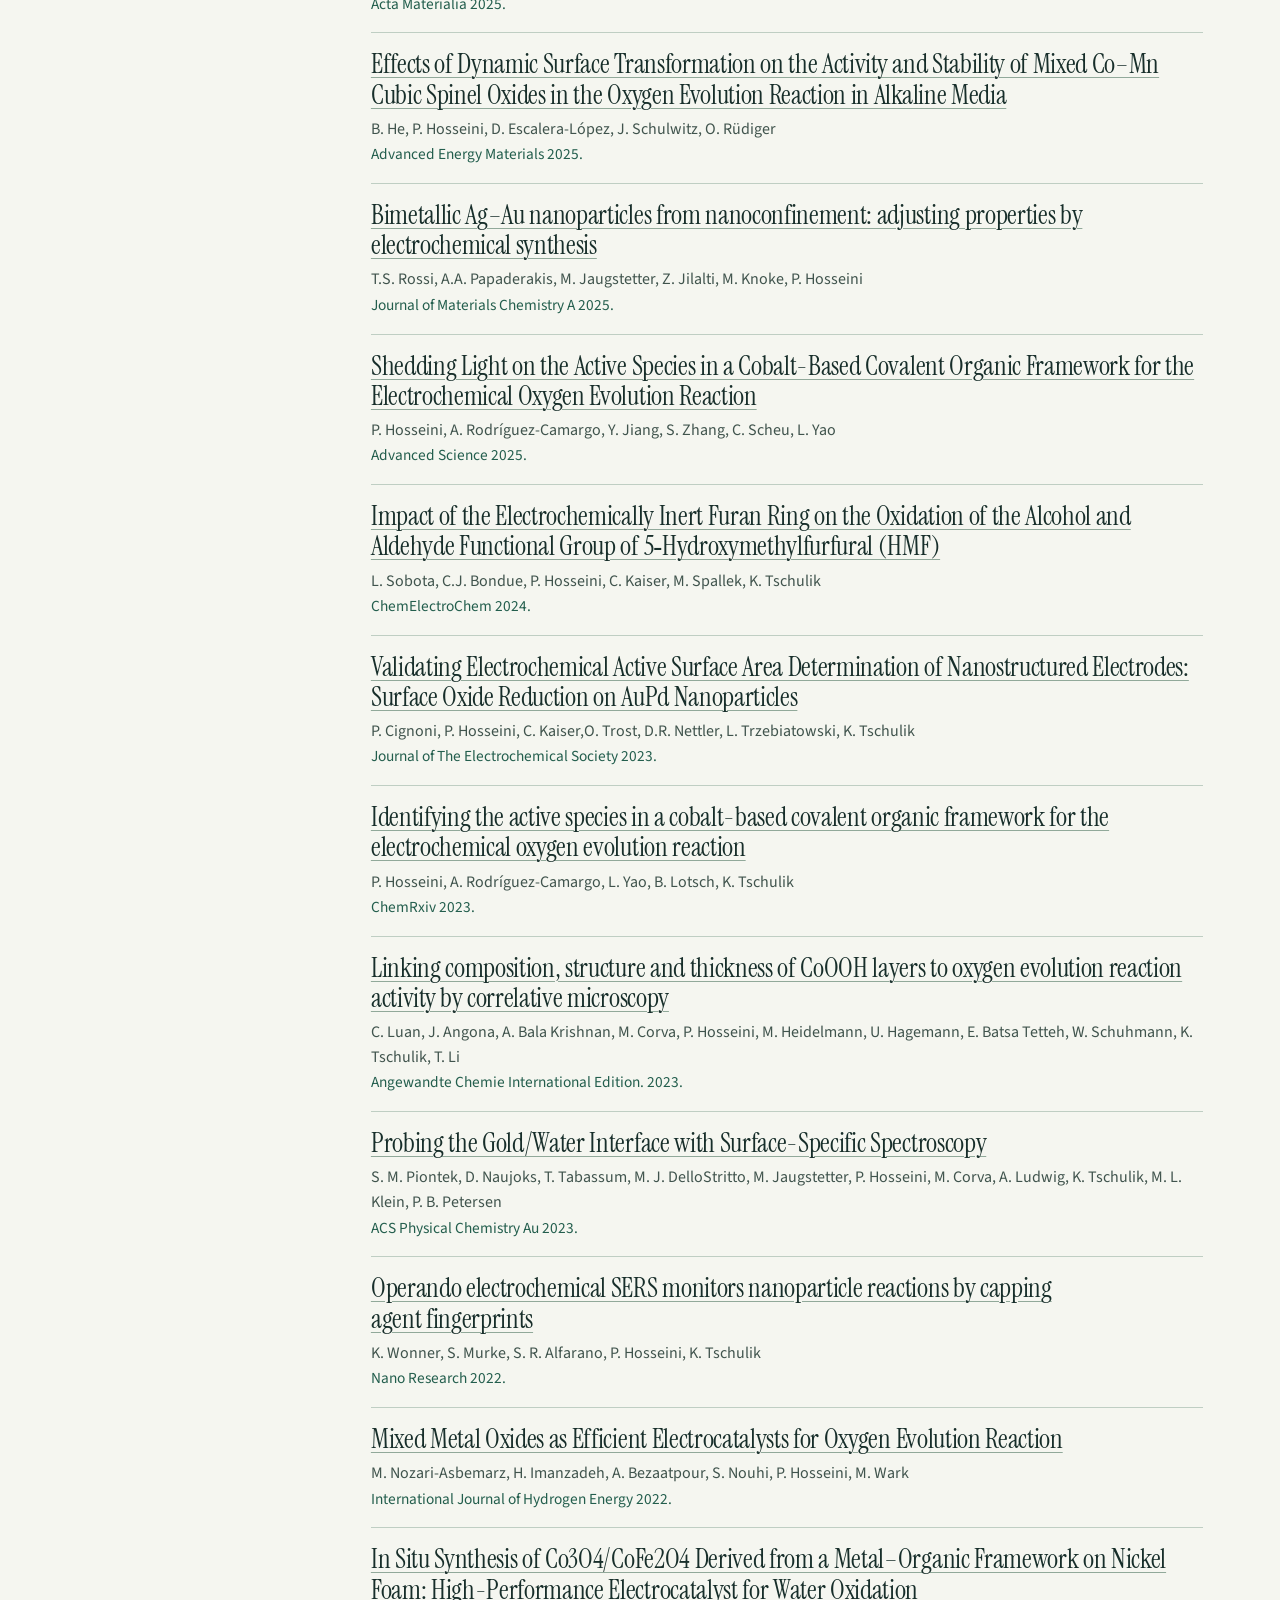
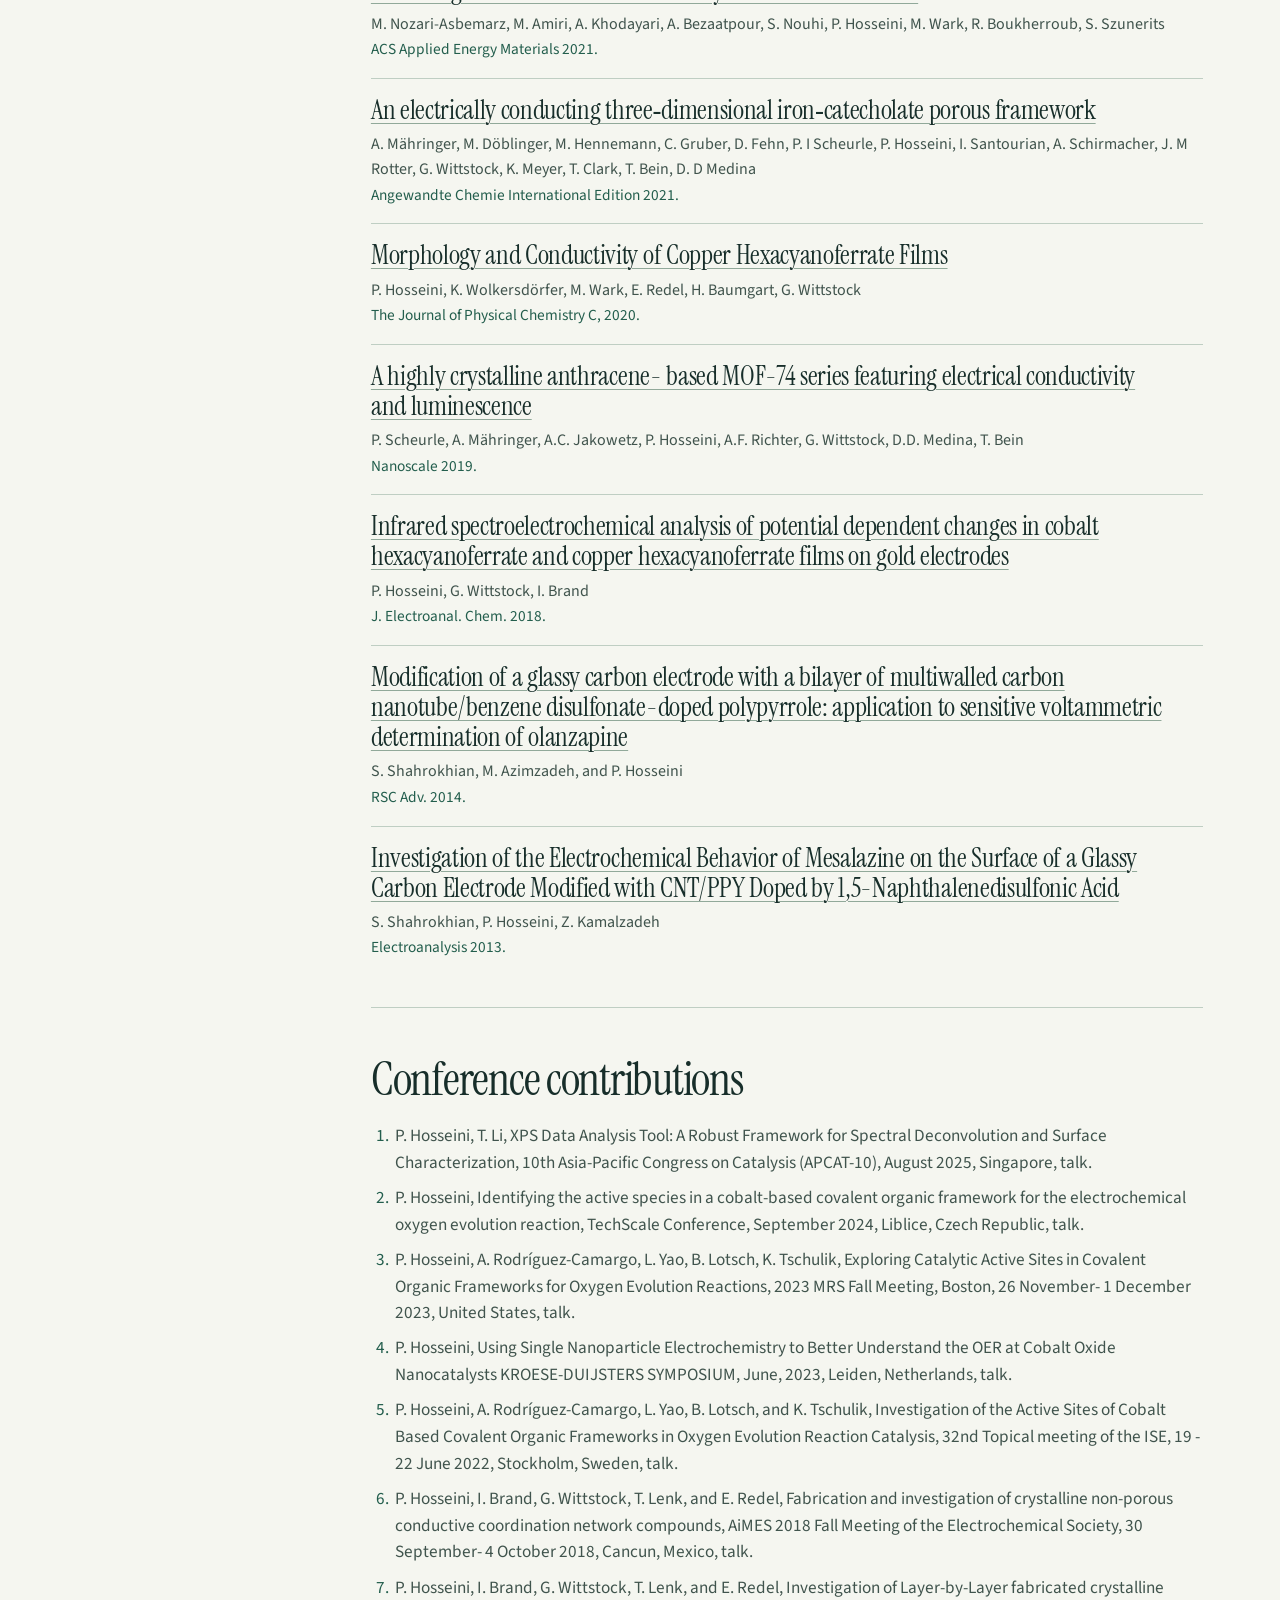
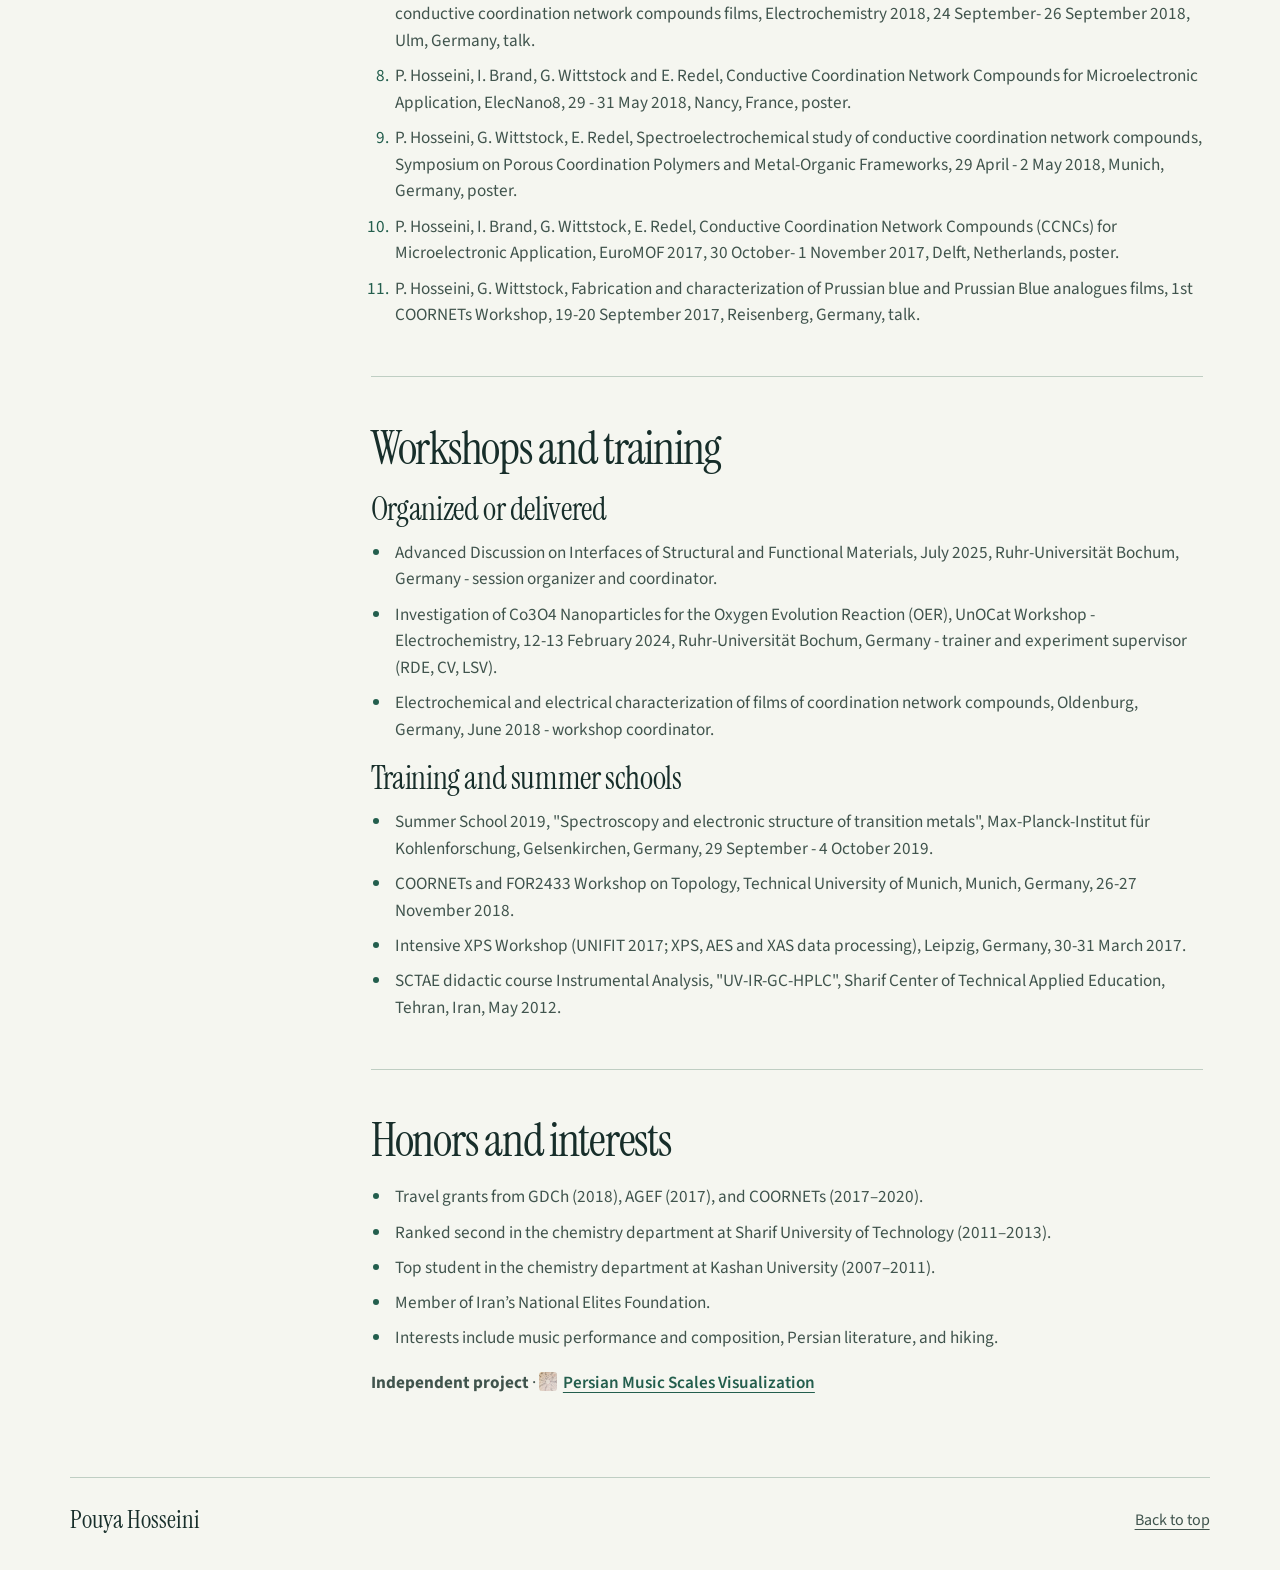
<file: cv.html>
<!doctype html>
<html lang="en">
<head>
<meta charset="utf-8">
<meta name="viewport" content="width=device-width, initial-scale=1">
<title>Curriculum vitae | Pouya Hosseini</title>
<meta name="description" content="Pouya Hosseini’s research experience, education, publications, conference contributions, and technical expertise.">
<link rel="icon" href="favicon.svg" type="image/svg+xml">
<meta name="color-scheme" content="light dark">
<meta name="theme-color" content="#162e2b" media="(prefers-color-scheme: light)">
<meta name="theme-color" content="#0c201e" media="(prefers-color-scheme: dark)">
<link rel="preload" as="font" type="font/woff2" href="instrument-regular.woff2" crossorigin>
<link rel="stylesheet" href="style.css">
<script src="site.js" defer></script>
<script defer src="cv.js"></script>
<link rel="stylesheet" href="cv.css">
</head>
<body class="cv-page" id="top">
<a class="skip" href="#main">Skip to content</a>
<div class="opening">
  <header class="mast wrap">
    <a class="brand" href="./" aria-label="Pouya Hosseini, homepage">
      <span class="monogram" aria-hidden="true">PH</span><span>Pouya Hosseini</span>
    </a>
    <button class="menu-toggle" type="button" aria-expanded="false" aria-controls="site-nav" hidden>
      <span class="menu-glyph" aria-hidden="true"></span><span>Menu</span>
    </button>
    <nav class="site-nav" id="site-nav" aria-label="Main navigation">
      <a href="./#research">Research</a>
      <a href="./#publications">Publications</a>
      <a href="./#music">Music</a>
      <a href="./#about">About</a>
      <a href="cv.html" class="nav-cv" aria-current="page">Curriculum vitae</a>
    </nav>
  </header>
  <section class="cv-intro wrap" aria-labelledby="cv-title">
    <div><p class="eyebrow hero-role">Curriculum vitae</p>
      <h1 id="cv-title">Pouya <em>Hosseini</em></h1>
      <p class="intro">Electrochemist and spectroelectrochemist working on electrocatalysis, interfacial science, and surface-sensitive characterization of functional materials.</p>
      <div class="actions"><button class="button primary" id="print-cv" hidden type="button">Print or save as PDF</button>
        <a class="button" href="#bibliography">View publications</a></div>
    </div>
    <figure class="cv-photo"><img src="pouya-hosseini-640.webp"
            srcset="pouya-hosseini-320.webp 320w, pouya-hosseini-640.webp 640w, pouya-hosseini-940.webp 940w"
            sizes="180px" width="940" height="1254" fetchpriority="high" alt="Portrait of Pouya Hosseini"></figure>
  </section>
</div>
<main id="main" class="wrap cv-layout">
  <aside class="cv-aside">
    <details class="cv-index" open><summary>CV contents</summary>
      <nav aria-label="CV contents"><a href="#profile">Research profile</a>
          <a href="#experience">Experience</a>
          <a href="#education">Education</a>
          <a href="#expertise">Expertise</a>
          <a href="#early">Earlier work</a>
          <a href="#industry">Industry</a>
          <a href="#bibliography">Publications</a>
          <a href="#conferences">Conferences</a>
          <a href="#workshops">Workshops</a>
          <a href="#honors">Honors</a></nav>
    </details>
  </aside>
  <div class="cv-content">
    <section id="profile" class="cv-section"><h2>Research profile</h2><p>Electrochemist and materials scientist specializing in electrochemical interfaces, electrocatalysis, functional materials, and surface-sensitive/in situ characterization. My work connects electrochemistry, surface science, and materials chemistry to understand structure–property–activity relationships in batteries, electrocatalysis, and electroactive thin-film systems. I combine advanced electrochemical methods with XPS, AFM, XRD, IR spectroscopy, ATR-SEIRAS, PM-IRRAS, and UV-Vis/NIR spectroelectrochemistry, with experience in research leadership, student mentoring, international collaboration, and industrial R&amp;D.</p><ul><li>Research Scientist / Group Leader at Ruhr-Universität Bochum, coordinating research on atomic-scale characterization, electrochemical interfaces, energy materials, and surface science.</li><li>Postdoctoral researcher at Max-Planck-Institut für Eisenforschung and Ruhr University Bochum, focusing on electrocatalyst nanomaterials, reaction-specific catalysts, solid/liquid interfaces, and spectroelectrochemical characterization.</li><li>25+ peer-reviewed publications, including first-author and corresponding-author contributions, with work published in leading journals in electrochemistry, materials chemistry, surface science, and catalysis.</li><li>Broad technical portfolio covering electrochemistry, surface-sensitive spectroscopy, structural characterization, thin-film analysis, and data interpretation.</li><li>Experience in supervising MSc and PhD students, coordinating collaborative projects, preparing reports and accepted synchrotron beamtime proposals, and communicating research in international environments.</li></ul></section>
      <section id="experience" class="cv-section"><h2>Research and professional experience</h2><article class="cv-role"><p class="label">From 2025</p><h3>Research Scientist / Group Leader, Chair of Atomic-Scale Characterisation, Ruhr-Universität Bochum, Bochum, Germany</h3><ul><li>Lead and coordinate selected research activities at the intersection of atomic-scale characterization, electrochemical interfaces, energy materials, and surface science.</li><li>Coordinate research planning, student mentoring, project communication, collaborative work, synchrotron beamtime preparation, and scientific output.</li></ul></article><article class="cv-role"><p class="label">2022–2025</p><h3>Postdoctoral Researcher, Max-Planck-Institut für Eisenforschung GmbH / Max Planck Institute for Sustainable Materials, Düsseldorf, Germany</h3><ul><li>Investigated composition–structure–property–activity relationships in reaction-specific electrocatalysts and energy-related materials.</li><li>Combined nanomaterial synthesis/post-processing, electrochemical testing, spectroscopy, thin-film/surface characterization, and computational analysis to correlate material properties with catalytic performance.</li><li>Mentored PhD and MSc students and contributed to interdisciplinary project planning, data interpretation, manuscript preparation, and scientific communication.</li></ul></article><article class="cv-role"><p class="label">2020 - 2022</p><h3>Postdoctoral Researcher, Ruhr University Bochum, Bochum, Germany</h3><ul><li>Investigated electrocatalytic activity, selectivity, aging, and interfacial processes of nanomaterials using electrochemical and spectroscopic techniques.</li><li>Applied XPS, SEIRAS, XRD, electron microscopy, and electrochemical analysis to study material property–activity relationships at solid/liquid interfaces.</li><li>Mentored PhD and MSc students and contributed to experimental design, data interpretation, publication preparation, and collaborative research outputs.</li></ul></article><article class="cv-role"><p class="label">2016 - 2020</p><h3>PhD Project, Conductive coordination network compounds for microelectronic applications, Oldenburg, Germany</h3><ul><li>Developed and characterized conductive coordination network compound films for microelectronic applications.</li><li>Used electrochemical, spectroelectrochemical, and electrical characterization approaches for thin-film materials.</li></ul></article></section>
      <section id="education" class="cv-section"><h2>Education</h2><ul><li>Ph.D. in Physical Chemistry, Carl von Ossietzky University of Oldenburg, Oldenburg, Germany, 2016 - 2020, Magna cum laude</li><li>M.Sc. in Analytical Chemistry, Sharif University of Technology, Tehran, Iran, 2011 - 2013, GPA: 3.7 / 4</li><li>B.Sc. in Applied Chemistry, Kashan University, Kashan, Iran, 2007 - 2011, GPA: 3.5 / 4</li></ul></section>
      <section id="expertise" class="cv-section"><h2>Technical expertise</h2>
      <dl class="cv-expertise">
        <div><dt>Electrochemistry and interfaces</dt><dd>Electrocatalysis, oxygen evolution, battery interfaces, sensing, electroplating, voltammetry, chronoamperometry, and impedance spectroscopy.</dd></div>
        <div><dt>Spectroscopy and structural characterization</dt><dd>XPS operation, maintenance, and surface analysis. ATR-SEIRAS, PM-IRRAS, IR and UV–Vis/NIR spectroelectrochemistry. AFM and XRD operation and analysis. Synchrotron HAXPES, operando XRD, and successful beamtime proposal preparation.</dd></div>
        <div><dt>Materials, films, and surfaces</dt><dd>Functional materials, electrocatalyst nanoparticles, electroactive thin films, conductive coordination networks, self-assembled monolayers, and vacuum-system operation and troubleshooting.</dd></div>
        <div><dt>Software and data analysis</dt><dd>MATLAB, Origin, JMP DoE, OPUS, ORCA, NanoScope Analysis, Thermo Avantage, HyperChem, ChemDraw, CorelDRAW, Maple, and Microsoft Office.</dd></div>
        <div><dt>Research leadership and training</dt><dd>Student supervision, laboratory organization, safety, budgeting, procurement, reporting, technical documentation, proposal writing, teaching, and international collaboration including Sino-German programs.</dd></div>
        <div><dt>Languages</dt><dd>Persian (native), English (professional proficiency), German (B1).</dd></div>
      </dl></section>
      <section id="early" class="cv-section"><h2>Earlier research and teaching</h2><ul><li>Mentored and supervised graduate and undergraduate students, Carl von Ossietzky University of Oldenburg, Germany, 2017 - 2020.</li><li>Research Internship, Karlsruhe Institute of Technology (KIT), Karlsruhe, Germany, January - February 2018.</li><li>National Service Project, "Synthesis and preparation of anode, based on LTO components, for lithium-ion battery", Tehran, Iran, September 2014 - March 2016.</li><li>M.Sc. Final Project, carbon nanotube-polypyrrole modified electrodes for electrochemical determination of Mesalazine, Tehran, Iran, September 2012 - September 2013.</li><li>Research Assistant, graphene/graphene oxide synthesis and silver nanoparticle-decorated carbon nanofibers for biological sensors, Sharif University of Technology, Tehran, Iran, September 2011 - September 2012.</li><li>Teaching Assistant, Analytical Chemistry laboratories for chemical engineering and chemistry students, Sharif University of Technology, Tehran, Iran, 2012.</li><li>B.Sc. Senior Project, "Synthesis of Some New Schiff Bases with Sulfur Compounds", Kashan, Iran, April - August 2011.</li><li>Director of Chemical Association, Kashan University, Kashan, Iran, September 2009 - May 2010.</li></ul></section>
      <section id="industry" class="cv-section"><h2>Industrial R&amp;D experience</h2><article class="cv-role"><p class="label">November 2013 - September 2014</p><h3>R&amp;D Supervisor, Padideyeh Shimi Gharb Company, Tehran, Iran</h3><ul><li>Formulated detergents and studied/formulated disinfectant solutions.</li><li>Standardized dioxane measurement process using GC.</li><li>Managed the sulfonation plant and set up a QC department for the plant.</li></ul></article><article class="cv-role"><p class="label">August 2013 - November 2013</p><h3>R&amp;D Expert, Padideyeh Shimi Paydar Industrial Group, Tehran, Iran</h3><ul><li>Formulated powder detergents and supported management of the sulfonation plant.</li></ul></article><article class="cv-role"><p class="label"></p><h3>R&amp;D Expert, Sepehr Afrooz Shimi Company, Tehran, Iran, April - August 2013</h3><ul><li>Developed materials for electroplating baths and electrochemically evaluated electroplating quality and bath performance.</li></ul></article><article class="cv-role"><p class="label"></p><h3>Student Intern, Radin Gostar Company / Hydropath representative, Tehran, Iran, June - September 2011</h3><ul><li>Worked on prevention of corrosion and sedimentation in industrial applications.</li></ul></article><article class="cv-role"><p class="label"></p><h3>Student Intern, Arian Shimi Company, Kashan, Iran, July - September 2010</h3><ul><li>Worked on purification of engine oil and conversion of acidic waste to bitumen.</li></ul></article></section>
      <section id="bibliography" class="cv-section"><h2>Publications and preprints</h2><p class="cv-profile-links"><a href="https://scholar.google.com/citations?user=VgER-GUAAAAJ"><span aria-hidden="true" class="service-icon brand-googlescholar"></span>Google Scholar</a> · <a href="https://orcid.org/0000-0003-4492-0004"><span aria-hidden="true" class="service-icon brand-orcid"></span>ORCID</a></p><ol class="bibliography"><li><h3><a href="https://doi.org/10.1002/cctc.202501346">Evaluating Differential Electrochemical Mass Spectrometry as a Tool to Probe the Lattice Oxygen Exchange Mechanism of Oxygen Evolution at Transition Metal Oxide Catalysts</a></h3><p class="authors">C. Bondue, B. He, P. Hosseini, T. Li, K. Tschulik</p><p class="venue">ChemCatChem 2025.</p></li><li><h3><a href="https://doi.org/10.1039/d5fd00092k">Morphological, structural and compositional evolution of PtPdFeCoNi high-entropy alloy nanoparticles towards bifunctional oxygen electrocatalysis</a></h3><p class="authors">P. Jain, P. Hosseini, A. Kostka, E. Budiyanto, P. Diehl, M. Muhler, H. Tüysüz</p><p class="venue">Faraday Discussions 2026.</p></li><li><h3><a href="https://doi.org/10.1038/s41467-025-65626-x">Atomic-scale insights into surface reconstruction and transformation in Co–Cr spinel oxides during the oxygen evolution reaction</a></h3><p class="authors">B. He, P. Hosseini, T. Priamushko, O. Trost, E. Budiyanto, C. Bondue, J. Schulwitz, A. Kostka, H. Tüysüz, M. Muhler, S. Cherevko, K. Tschulik, T. Li</p><p class="venue">Nature Communications 2025.</p></li><li><h3><a href="https://doi.org/10.1002/cctc.202500746">Substrate Diffusion Electrodes for Electrochemical Hydrogenation: Influence of Material Choice and Process Conditions</a></h3><p class="authors">J. Wolf, Z. Acar, F. Shahroury, Y. Weidemann, S. Hernandez, P. Hosseini</p><p class="venue">ChemCatChem 2025.</p></li><li><h3><a href="https://doi.org/10.1021/acsami.5c05381">Morphological Degradation of Oxygen Evolution Reaction– Electrocatalyzing Nickel Selenides at Industrially Relevant Current Densities</a></h3><p class="authors">F. Hiege, C.W. Chang, O. Trost, C.E.R. van Halteren, P. Hosseini, G. Bendt</p><p class="venue">ACS Applied Materials &amp; Interfaces 2025.</p></li><li><h3><a href="https://doi.org/10.1002/advs.202501967">Unveiling Surface Species Formed on Ni–Fe Spinel Oxides During the Oxygen Evolution Reaction at the Atomic Scale</a></h3><p class="authors">W. Xiang, S. Hernandez, P. Hosseini, F. Bai, U. Hagemann, M. Heidelmann</p><p class="venue">Advanced Science 2025.</p></li><li><h3><a href="https://doi.org/10.26434/chemrxiv-2025-652df">Guest-stabilized reverse micelles: On how HAuCl4 converts sodium dodecyl sulfate into a suitable nanoreactor</a></h3><p class="authors">M. Jaugstetter, P. Cignoni, P. Hosseini, L. Schardt, M. Corva, T.S. Rossi</p><p class="venue">ChemElectroChem 2025. (Link to ChemRxiv preprint.)</p></li><li><h3><a href="https://doi.org/10.1021/acs.analchem.4c05942">The Role of Chloride in Raman Signal Enhancement by Electrochemical Silver Oxidation Revealed by Dark Field Microscopy</a></h3><p class="authors">S. Hernandez, K. Wonner, P. Hosseini, P. Cignoni, A. Heras, A. Colina</p><p class="venue">Analytical Chemistry 2025.</p></li><li><h3><a href="https://doi.org/10.1016/j.actamat.2025.120756">Hydrogen-induced superhydrophilicity in an amorphous CrFeNi-based multi-principal element alloy thin film</a></h3><p class="authors">A.A. Papaderakis, E.M. Paschalidou, L.Z. Medina, E. Hatipoglu, A. Saksena, P. Hosseini</p><p class="venue">Acta Materialia 2025.</p></li><li><h3><a href="https://doi.org/10.1002/aenm.202403096">Effects of Dynamic Surface Transformation on the Activity and Stability of Mixed Co–Mn Cubic Spinel Oxides in the Oxygen Evolution Reaction in Alkaline Media</a></h3><p class="authors">B. He, P. Hosseini, D. Escalera-López, J. Schulwitz, O. Rüdiger</p><p class="venue">Advanced Energy Materials 2025.</p></li><li><h3><a href="https://doi.org/10.1039/D5TA01833A">Bimetallic Ag–Au nanoparticles from nanoconfinement: adjusting properties by electrochemical synthesis</a></h3><p class="authors">T.S. Rossi, A.A. Papaderakis, M. Jaugstetter, Z. Jilalti, M. Knoke, P. Hosseini</p><p class="venue">Journal of Materials Chemistry A 2025.</p></li><li><h3><a href="https://doi.org/10.1002/advs.202413555">Shedding Light on the Active Species in a Cobalt-Based Covalent Organic Framework for the Electrochemical Oxygen Evolution Reaction</a></h3><p class="authors">P. Hosseini, A. Rodríguez-Camargo, Y. Jiang, S. Zhang, C. Scheu, L. Yao</p><p class="venue">Advanced Science 2025.</p></li><li><h3><a href="https://doi.org/10.1002/celc.202300151">Impact of the Electrochemically Inert Furan Ring on the Oxidation of the Alcohol and Aldehyde Functional Group of 5‐Hydroxymethylfurfural (HMF)</a></h3><p class="authors">L. Sobota, C.J. Bondue, P. Hosseini, C. Kaiser, M. Spallek, K. Tschulik</p><p class="venue">ChemElectroChem 2024.</p></li><li><h3><a href="https://doi.org/10.1149/1945-7111/ad09f8">Validating Electrochemical Active Surface Area Determination of Nanostructured Electrodes: Surface Oxide Reduction on AuPd Nanoparticles</a></h3><p class="authors">P. Cignoni, P. Hosseini, C. Kaiser,O. Trost, D.R. Nettler, L. Trzebiatowski, K. Tschulik</p><p class="venue">Journal of The Electrochemical Society 2023.</p></li><li><h3><a href="https://doi.org/10.26434/chemrxiv-2023-7dl21">Identifying the active species in a cobalt-based covalent organic framework for the electrochemical oxygen evolution reaction</a></h3><p class="authors">P. Hosseini, A. Rodríguez-Camargo, L. Yao, B. Lotsch, K. Tschulik</p><p class="venue">ChemRxiv 2023.</p></li><li><h3><a href="https://doi.org/10.1002/anie.202305982">Linking composition, structure and thickness of CoOOH layers to oxygen evolution reaction activity by correlative microscopy</a></h3><p class="authors">C. Luan, J. Angona, A. Bala Krishnan, M. Corva, P. Hosseini, M. Heidelmann, U. Hagemann, E. Batsa Tetteh, W. Schuhmann, K. Tschulik, T. Li</p><p class="venue">Angewandte Chemie International Edition. 2023.</p></li><li><h3><a href="https://doi.org/10.1021/acsphyschemau.2c00044">Probing the Gold/Water Interface with Surface-Specific Spectroscopy</a></h3><p class="authors">S. M. Piontek, D. Naujoks, T. Tabassum, M. J. DelloStritto, M. Jaugstetter, P. Hosseini, M. Corva, A. Ludwig, K. Tschulik, M. L. Klein, P. B. Petersen</p><p class="venue">ACS Physical Chemistry Au 2023.</p></li><li><h3><a href="https://doi.org/10.1007/s12274-021-3999-2">Operando electrochemical SERS monitors nanoparticle reactions by capping agent fingerprints</a></h3><p class="authors">K. Wonner, S. Murke, S. R. Alfarano, P. Hosseini, K. Tschulik</p><p class="venue">Nano Research 2022.</p></li><li><h3><a href="https://www.sciencedirect.com/science/article/pii/S036031992104533X">Mixed Metal Oxides as Efficient Electrocatalysts for Oxygen Evolution Reaction</a></h3><p class="authors">M. Nozari-Asbemarz, H. Imanzadeh, A. Bezaatpour, S. Nouhi, P. Hosseini, M. Wark</p><p class="venue">International Journal of Hydrogen Energy 2022.</p></li><li><h3><a href="https://doi.org/10.1021/acsaem.1c00429">In Situ Synthesis of Co3O4/CoFe2O4 Derived from a Metal–Organic Framework on Nickel Foam: High-Performance Electrocatalyst for Water Oxidation</a></h3><p class="authors">M. Nozari-Asbemarz, M. Amiri, A. Khodayari, A. Bezaatpour, S. Nouhi, P. Hosseini, M. Wark, R. Boukherroub, S. Szunerits</p><p class="venue">ACS Applied Energy Materials 2021.</p></li><li><h3><a href="https://doi.org/10.1002/anie.202102670">An electrically conducting three‐dimensional iron‐catecholate porous framework</a></h3><p class="authors">A. Mähringer, M. Döblinger, M. Hennemann, C. Gruber, D. Fehn, P. I Scheurle, P. Hosseini, I. Santourian, A. Schirmacher, J. M Rotter, G. Wittstock, K. Meyer, T. Clark, T. Bein, D. D Medina</p><p class="venue">Angewandte Chemie International Edition 2021.</p></li><li><h3><a href="https://doi.org/10.1021/acs.jpcc.0c06114">Morphology and Conductivity of Copper Hexacyanoferrate Films</a></h3><p class="authors">P. Hosseini, K. Wolkersdörfer, M. Wark, E. Redel, H. Baumgart, G. Wittstock</p><p class="venue">The Journal of Physical Chemistry C, 2020.</p></li><li><h3><a href="https://doi.org/10.1039/c9nr05431f">A highly crystalline anthracene- based MOF-74 series featuring electrical conductivity and luminescence</a></h3><p class="authors">P. Scheurle, A. Mähringer, A.C. Jakowetz, P. Hosseini, A.F. Richter, G. Wittstock, D.D. Medina, T. Bein</p><p class="venue">Nanoscale 2019.</p></li><li><h3><a href="https://www.sciencedirect.com/science/article/abs/pii/S1572665717309049">Infrared spectroelectrochemical analysis of potential dependent changes in cobalt hexacyanoferrate and copper hexacyanoferrate films on gold electrodes</a></h3><p class="authors">P. Hosseini, G. Wittstock, I. Brand</p><p class="venue">J. Electroanal. Chem. 2018.</p></li><li><h3><a href="https://pubs.rsc.org/en/content/articlelanding/2014/ra/c4ra04584j">Modification of a glassy carbon electrode with a bilayer of multiwalled carbon nanotube/benzene disulfonate-doped polypyrrole: application to sensitive voltammetric determination of olanzapine</a></h3><p class="authors">S. Shahrokhian, M. Azimzadeh, and P. Hosseini</p><p class="venue">RSC Adv. 2014.</p></li><li><h3><a href="https://doi.org/10.1002/elan.201300333">Investigation of the Electrochemical Behavior of Mesalazine on the Surface of a Glassy Carbon Electrode Modified with CNT/PPY Doped by 1,5-Naphthalenedisulfonic Acid</a></h3><p class="authors">S. Shahrokhian, P. Hosseini, Z. Kamalzadeh</p><p class="venue">Electroanalysis 2013.</p></li></ol></section>
      <section id="conferences" class="cv-section"><h2>Conference contributions</h2><ol><li>P. Hosseini, T. Li, XPS Data Analysis Tool: A Robust Framework for Spectral Deconvolution and Surface Characterization, 10th Asia-Pacific Congress on Catalysis (APCAT-10), August 2025, Singapore, talk.</li><li>P. Hosseini, Identifying the active species in a cobalt-based covalent organic framework for the electrochemical oxygen evolution reaction, TechScale Conference, September 2024, Liblice, Czech Republic, talk.</li><li>P. Hosseini, A. Rodríguez-Camargo, L. Yao, B. Lotsch, K. Tschulik, Exploring Catalytic Active Sites in Covalent Organic Frameworks for Oxygen Evolution Reactions, 2023 MRS Fall Meeting, Boston, 26 November- 1 December 2023, United States, talk.</li><li>P. Hosseini, Using Single Nanoparticle Electrochemistry to Better Understand the OER at Cobalt Oxide Nanocatalysts KROESE-DUIJSTERS SYMPOSIUM, June, 2023, Leiden, Netherlands, talk.</li><li>P. Hosseini, A. Rodríguez-Camargo, L. Yao, B. Lotsch, and K. Tschulik, Investigation of the Active Sites of Cobalt Based Covalent Organic Frameworks in Oxygen Evolution Reaction Catalysis, 32nd Topical meeting of the ISE, 19 - 22 June 2022, Stockholm, Sweden, talk.</li><li>P. Hosseini, I. Brand, G. Wittstock, T. Lenk, and E. Redel, Fabrication and investigation of crystalline non-porous conductive coordination network compounds, AiMES 2018 Fall Meeting of the Electrochemical Society, 30 September- 4 October 2018, Cancun, Mexico, talk.</li><li>P. Hosseini, I. Brand, G. Wittstock, T. Lenk, and E. Redel, Investigation of Layer-by-Layer fabricated crystalline conductive coordination network compounds films, Electrochemistry 2018, 24 September- 26 September 2018, Ulm, Germany, talk.</li><li>P. Hosseini, I. Brand, G. Wittstock and E. Redel, Conductive Coordination Network Compounds for Microelectronic Application, ElecNano8, 29 - 31 May 2018, Nancy, France, poster.</li><li>P. Hosseini, G. Wittstock, E. Redel, Spectroelectrochemical study of conductive coordination network compounds, Symposium on Porous Coordination Polymers and Metal-Organic Frameworks, 29 April - 2 May 2018, Munich, Germany, poster.</li><li>P. Hosseini, I. Brand, G. Wittstock, E. Redel, Conductive Coordination Network Compounds (CCNCs) for Microelectronic Application, EuroMOF 2017, 30 October- 1 November 2017, Delft, Netherlands, poster.</li><li>P. Hosseini, G. Wittstock, Fabrication and characterization of Prussian blue and Prussian Blue analogues films, 1st COORNETs Workshop, 19-20 September 2017, Reisenberg, Germany, talk.</li></ol></section>
      <section id="workshops" class="cv-section"><h2>Workshops and training</h2><h3>Organized or delivered</h3><ul><li>Advanced Discussion on Interfaces of Structural and Functional Materials, July 2025, Ruhr-Universität Bochum, Germany - session organizer and coordinator.</li><li>Investigation of Co3O4 Nanoparticles for the Oxygen Evolution Reaction (OER), UnOCat Workshop - Electrochemistry, 12-13 February 2024, Ruhr-Universität Bochum, Germany - trainer and experiment supervisor (RDE, CV, LSV).</li><li>Electrochemical and electrical characterization of films of coordination network compounds, Oldenburg, Germany, June 2018 - workshop coordinator.</li></ul><h3>Training and summer schools</h3><ul><li>Summer School 2019, "Spectroscopy and electronic structure of transition metals", Max-Planck-Institut für Kohlenforschung, Gelsenkirchen, Germany, 29 September - 4 October 2019.</li><li>COORNETs and FOR2433 Workshop on Topology, Technical University of Munich, Munich, Germany, 26-27 November 2018.</li><li>Intensive XPS Workshop (UNIFIT 2017; XPS, AES and XAS data processing), Leipzig, Germany, 30-31 March 2017.</li><li>SCTAE didactic course Instrumental Analysis, "UV-IR-GC-HPLC", Sharif Center of Technical Applied Education, Tehran, Iran, May 2012.</li></ul></section>
      <section id="honors" class="cv-section"><h2>Honors and interests</h2><ul><li>Travel grants from GDCh (2018), AGEF (2017), and COORNETs (2017–2020).</li><li>Ranked second in the chemistry department at Sharif University of Technology (2011–2013).</li><li>Top student in the chemistry department at Kashan University (2007–2011).</li><li>Member of Iran’s National Elites Foundation.</li><li>Interests include music performance and composition, Persian literature, and hiking.</li></ul><p><strong>Independent project</strong> · <a href="https://persianmusicscales.github.io/Persian-Music-Scales-App/"><img class="service-icon" src="persian-music-scales-icon.png" alt="" width="22" height="22">Persian Music Scales Visualization</a></p></section>
  </div>
</main>
<footer class="footer wrap"><span class="footer-name">Pouya Hosseini</span><a href="#top">Back to top</a></footer>
</body>
</html>
</file>
<file: style.css>
@font-face {
  font-family: "Instrument Serif";
  src: url("instrument-regular.woff2") format("woff2");
  font-display: swap;
}
@font-face {
  font-family: "Instrument Serif";
  src: url("instrument-italic.woff2") format("woff2");
  font-style: italic;
  font-display: swap;
}
@font-face {
  font-family: "Source Sans 3";
  src: url("source-sans.woff2") format("woff2");
  font-weight: 200 900;
  font-display: swap;
}

:root {
  color-scheme: light;
  --serif: "Instrument Serif", Georgia, serif;
  --sans: "Source Sans 3", "Segoe UI", sans-serif;
  --paper: #f5f6f0;
  --panel: #fcfcf7;
  --tint: #e4ece3;
  --ink: #172e2a;
  --body: #40544d;
  --accent: #235e4d;
  --rule: #bfcec3;
  --rule-strong: #91a99a;
  --music: #e6ece4;
  --hero-start: #132a28;
  --hero-green: #294b3f;
  --hero-copper: #685042;
  --hero-ink: #f8f6e9;
  --hero-body: #dce5d9;
  --hero-accent: #ccddc4;
  --hero-rule: #eff4d640;
  --focus: #b25c1d;
  --radius: .75rem;
  --gutter: clamp(1.25rem, 5.5vw, 5rem);
  --section-pad: clamp(3.25rem, 6.3vw, 6rem);
}
@media (prefers-color-scheme: dark) {
  :root {
    color-scheme: dark;
    --paper: #11211f;
    --panel: #192d28;
    --tint: #273e34;
    --ink: #eff1df;
    --body: #bbcdc0;
    --accent: #b5dbc0;
    --rule: #3a5147;
    --rule-strong: #728d79;
    --music: #152923;
    --hero-start: #0b1d1c;
    --hero-green: #1d392f;
    --hero-copper: #49392e;
    --focus: #f8bd7e;
  }
}
* { box-sizing: border-box; }
body { margin: 0; background: var(--paper); color: var(--ink); font: 1.075rem/1.55 var(--sans); }
:where(h1,h2,h3,p,figure,ul,ol,dl) { margin: 0; }
h1, h2, h3 { font-family: var(--serif); font-weight: 400; text-wrap: pretty; }
h1 { line-height: .91; letter-spacing: -.025em; }
h2 { font-size: clamp(2.75rem, 4.65vw, 4.45rem); line-height: 1.01; letter-spacing: -.027em; }
h3 { font-size: clamp(1.8rem, 2.3vw, 2.38rem); line-height: 1.12; letter-spacing: -.012em; }
p { color: var(--body); }
a { color: inherit; text-decoration-thickness: 1px; text-underline-offset: .24em; }
button { font: inherit; cursor: pointer; }
img { display: block; max-width: 100%; }
[hidden] { display: none !important; }
:where(section, article, main, [id]) { scroll-margin-top: 1.6rem; }
:focus-visible { outline: 3px solid var(--focus); outline-offset: 4px; }
.wrap { width: min(74rem, calc(100% - 2 * var(--gutter))); margin-inline: auto; }
.skip {
  position: absolute; top: .6rem; left: var(--gutter); z-index: 10; padding: .5rem 1rem;
  background: var(--panel); color: var(--ink); transform: translateY(-160%);
}
.skip:focus { transform: none; }
.eyebrow, .label { color: var(--accent); font: 650 .875rem/1.3 var(--sans); letter-spacing: .13em; text-transform: uppercase; }
.eyebrow + h2 { margin-top: .62rem; }
.actions, .links, .profiles, .platforms { display: flex; align-items: center; flex-wrap: wrap; gap: .65rem; }
.links, .profiles, .platforms { gap: .45rem 1.45rem; }
.button, .nav-cv, .menu-toggle {
  min-height: 2.8rem; display: inline-flex; align-items: center; justify-content: center; gap: .48rem;
  border-radius: 99px; padding: .6rem 1.25rem; border: 1px solid var(--rule-strong);
  background: transparent; color: var(--ink); font: 600 1rem/1.25 var(--sans); text-decoration: none;
}
.button:hover { background: var(--tint); border-color: var(--accent); }
.button.primary { color: var(--paper); background: var(--ink); border-color: var(--ink); }
.button.primary:hover { background: var(--accent); border-color: var(--accent); }
.links a, .platform, .profiles a, .text-link {
  display: inline-flex; align-items: center; gap: .45rem; min-height: 2.75rem;
  color: var(--accent); font-weight: 600; text-decoration-color: var(--rule-strong);
}
.links a:hover, .platform:hover, .text-link:hover, .profiles a:hover { text-decoration-color: currentColor; }
.service-icon { width: 1.15rem; height: 1.15rem; flex: none; display: inline-block; vertical-align: -.18em; object-fit: contain; }
span.service-icon { background: currentColor; mask: var(--brand-image) center / contain no-repeat; }
.brand-doi { --brand-image: url("doi.svg"); }
.brand-googlescholar { --brand-image: url("googlescholar.svg"); }
.brand-orcid { --brand-image: url("orcid.svg"); }
.brand-linkedin { --brand-image: url("linkedin.svg"); }
.brand-youtube { --brand-image: url("youtube.svg"); }
.brand-soundcloud { --brand-image: url("soundcloud.svg"); }
.brand-spotify { --brand-image: url("spotify.svg"); }
.brand-github { --brand-image: url("github.svg"); }
.brand-google { --brand-image: url("google.svg"); }
.brand-institute { --brand-image: url("institute.svg"); }

.opening {
  position: relative; isolation: isolate; color: var(--hero-ink); background: var(--hero-start);
  background-image: radial-gradient(ellipse at 98% 106%, var(--hero-copper), transparent 51%),
    radial-gradient(ellipse at 54% 35%, var(--hero-green), transparent 70%);
  background-size: 108% 108%, 100% 100%; background-position: right bottom, center;
  border-bottom: 1px solid var(--rule); --focus: #f8bd7e;
}
.mast, .footer { display: flex; justify-content: space-between; align-items: center; gap: 1.5rem; }
.mast { min-height: 5rem; position: relative; z-index: 2; border-bottom: 1px solid var(--hero-rule); }
.brand { display: inline-flex; align-items: center; gap: .75rem; font-size: 1.13rem; font-weight: 600; text-decoration: none; }
.monogram {
  display: inline-grid; place-items: center; width: 2.3rem; height: 2.3rem; border: 1px solid #c8d8be87;
  border-radius: 50%; font: italic 1.35rem/.95 var(--serif); letter-spacing: -.07em; padding-right: .13rem;
}
.site-nav { display: flex; align-items: center; gap: clamp(1rem,2.3vw,2.2rem); }
.site-nav a { display: inline-flex; align-items: center; min-height: 2.75rem; font-size: 1rem; font-weight: 550; text-decoration: none; }
.site-nav a:hover, .site-nav a[aria-current] { text-decoration: underline; text-underline-offset: .35em; }
.nav-cv, .menu-toggle { color: var(--hero-ink); border-color: #c8d8be7d; }
.nav-cv:hover, .menu-toggle:hover { background: #fff1; }
.menu-toggle { min-width: 5.2rem; gap: .6rem; padding-inline: .85rem; }
.menu-glyph { display: block; width: 1rem; height: .55rem; border-block: 1.5px solid currentColor; }

.hero {
  display: grid; grid-template-columns: minmax(0,1.1fr) minmax(0,.9fr);
  align-items: center; gap: clamp(2.75rem,7vw,7.5rem); padding-block: clamp(3.75rem,6vw,5.7rem);
}
.hero-copy { position: relative; z-index: 1; }
.hero-role { display: flex; align-items: center; gap: .8rem; color: var(--hero-accent); }
.hero-role::before { content: ""; width: 2.25rem; height: 1px; background: currentColor; }
.hero h1 { margin: 1.25rem 0 1.35rem; font-size: clamp(5.1rem,8.9vw,8.65rem); }
.hero h1 em { display: block; color: var(--hero-accent); }
.intro { max-width: 41ch; font-size: clamp(1.13rem,1.45vw,1.36rem); line-height: 1.46; color: var(--hero-body); }
.opening .actions { margin-top: 1.6rem; }
.opening .button { color: var(--hero-ink); border-color: #d0dfc58c; }
.opening .button:hover { background: #f3f2df19; border-color: var(--hero-ink); }
.opening .button.primary { background: #e6ebd8; color: #19362b; border-color: #e6ebd8; }
.opening .button.primary:hover { background: #fbf9e9; border-color: #fbf9e9; }
.profiles { margin-top: 1.1rem; }
.profiles a { color: var(--hero-body); font-size: .95rem; text-decoration: none; }
.profiles a:hover { text-decoration: underline; }
.profiles .service-icon { width: 1.02rem; height: 1.02rem; }
.hero-art { position: relative; display: grid; place-items: center; padding: .9rem 1.35rem 1.05rem .45rem; }
.hero-art::before {
  content: ""; position: absolute; width: 100%; max-width: 30rem; aspect-ratio: 1; border-radius: 50%;
  border: 1px solid #d7d1a320; pointer-events: none;
}
.portrait { width: min(100%, 23rem); position: relative; aspect-ratio: 4 / 5; padding: .4rem; background: #d5d9c6; }
.portrait::before {
  content: ""; position: absolute; inset: .85rem -.85rem -.85rem .85rem;
  border: 1px solid #d7c9ab9c; z-index: -1;
}
.portrait img { width: 100%; height: 100%; object-fit: cover; object-position: center 35%; }

.section { padding-block: var(--section-pad); }
.section-lead, .section-heading { margin-bottom: clamp(1.55rem,3.3vw,3rem); }
.section-lead {
  display: grid; grid-template-columns: minmax(0,1.13fr) minmax(0,.87fr);
  align-items: end; gap: clamp(2rem,7vw,7rem);
}
.section-lead > p { font-size: 1.17rem; max-width: 43ch; }
.section-heading { display: flex; justify-content: space-between; align-items: end; gap: 1.5rem; }
.section-heading .text-link { flex: none; }
.research-grid { display: grid; grid-template-columns: repeat(3,minmax(0,1fr)); gap: 1rem; }
.method { display: flex; }
.method-link {
  width: 100%; display: grid; grid-template-rows: auto auto 1fr auto; align-content: start; justify-items: start;
  background: var(--panel); color: var(--ink); border: 1px solid var(--rule); border-top: 2px solid var(--accent);
  padding: clamp(1.25rem,2.2vw,2.1rem); border-radius: .14rem .14rem var(--radius) var(--radius); text-decoration: none;
}
.method-icon { display: inline-grid; place-items: center; width: 2.8rem; height: 2.8rem; border-radius: 50%; background: var(--tint); color: var(--accent); }
.method-icon svg { width: 1.45rem; height: 1.45rem; }
.method h3 { margin: 1rem 0 .55rem; }
.method-action { margin-top: 1.15rem; color: var(--accent); font-size: .97rem; font-weight: 600; text-decoration: underline; text-decoration-color: var(--rule-strong); text-underline-offset: .25em; }
.method-link:hover { background: var(--tint); border-color: var(--rule-strong); border-top-color: var(--accent); }
.method-link:hover .method-action { text-decoration-color: currentColor; }
.publications { padding-top: 0; }
.publications .section-heading { border-top: 1px solid var(--rule); padding-top: var(--section-pad); }
.papers { border-bottom: 1px solid var(--rule); }
.paper { display: grid; grid-template-columns: minmax(9.5rem,.7fr) minmax(0,2.35fr) 2.75rem; gap: clamp(1.25rem,4vw,4.6rem); align-items: start; padding: 1.65rem 0; border-top: 1px solid var(--rule); }
.paper time { display: block; font: 400 2rem/1.1 var(--serif); color: var(--accent); }
.paper-meta p { max-width: 21ch; font-size: .96rem; line-height: 1.35; margin-top: .25rem; }
.paper h3 { font-size: clamp(1.65rem,2.2vw,2.2rem); }
.paper h3 a { text-decoration: none; }
.paper h3 a:hover { color: var(--accent); text-decoration: underline; }
.paper-body > p { margin-top: .55rem; font-size: 1rem; }
.paper-doi { display: grid; place-items: center; width: 2.75rem; height: 2.75rem; color: var(--accent); border-radius: 50%; border: 1px solid var(--rule); }
.paper-doi:hover { background: var(--tint); }
.paper:target { background: var(--tint); box-shadow: -.55rem 0 0 var(--tint), .55rem 0 0 var(--tint), -.72rem 0 0 var(--accent); }
.music { background: var(--music); border-block: 1px solid var(--rule); }
.listening-room {
  display: grid; grid-template-columns: minmax(0,.76fr) minmax(0,1.24fr);
  border: 1px solid var(--rule-strong); border-radius: 1rem; overflow: clip; background: var(--panel);
}
.now-playing { padding: clamp(1.1rem,2.8vw,2.25rem); min-width: 0; background: linear-gradient(145deg,#283e33,#142b24 72%); color: var(--hero-ink); color-scheme: dark; }
#track-cover { width: 100%; aspect-ratio: 1; height: auto; object-fit: contain; border-radius: .3rem; box-shadow: 0 .6rem 1.6rem #07100844; background: #14201b; }
.track-caption { margin-top: 1.2rem; }
.track-caption .eyebrow { color: var(--hero-accent); font-size: .8rem; }
#current-track { margin-top: .25rem; font-size: clamp(2.1rem,3vw,3rem); text-align: start; width: fit-content; }
.waveform { display: flex; align-items: center; gap: 1px; height: 2.3rem; margin-block: .65rem; }
.waveform i { flex: 1; min-width: 0; border-radius: .15rem; background: #6a8b77; }
.waveform i.elapsed { background: #e4ecd0; }
audio { display: block; width: 100%; min-width: 0; height: 2.75rem; }
#play-message { margin-top: .7rem; color: var(--hero-body); font-size: 1rem; }
.track-list { min-width: 0; display: grid; grid-template-rows: auto minmax(0,1fr) auto; padding: clamp(1.15rem,3vw,2.8rem); }
.list-heading { display: flex; align-items: baseline; justify-content: space-between; gap: .8rem; padding-bottom: 1rem; border-bottom: 1px solid var(--rule); }
.list-heading span { flex: none; font-size: .95rem; color: var(--body); }
.track-scroller { position: relative; min-height: 14rem; }
.track-scroller ol { list-style: none; position: absolute; inset: 0; margin: 0; padding: .25rem .4rem .25rem 0; overflow: auto; overscroll-behavior: contain; scrollbar-width: thin; scrollbar-color: var(--rule-strong) transparent; }
.track { display: flex; align-items: center; gap: .9rem; border-bottom: 1px solid var(--rule); padding: .62rem .6rem; min-height: 2.85rem; text-decoration: none; }
.track::before { content: ""; flex: none; margin-inline: .15rem; width: .7rem; height: .8rem; background: currentColor; clip-path: polygon(12% 0,100% 50%,12% 100%); }
.track small { margin-left: auto; font-variant-numeric: tabular-nums; color: var(--body); font-size: .92rem; }
.track:hover, .track[aria-current] { background: var(--tint); color: var(--accent); }
.track:focus-visible { outline-offset: -3px; }
.track[aria-current] { font-weight: 650; }
.track[aria-current].playing::before { clip-path: polygon(0 0,35% 0,35% 100%,65% 100%,65% 0,100% 0,100% 100%,0 100%); }
.platforms { border-top: 1px solid var(--rule); padding-top: .7rem; }
.platform { font-size: 1rem; }

.projects { display: grid; grid-template-columns: repeat(2,minmax(0,1fr)); gap: 1.25rem; margin-top: clamp(2rem,4vw,3.6rem); }
.project-card { border: 1px solid var(--rule); border-radius: var(--radius); overflow: clip; background: var(--panel); display: flex; flex-direction: column; min-width: 0; }
.project-photo { display: block; overflow: hidden; aspect-ratio: 2.32; border-bottom: 1px solid var(--rule); }
.project-photo img { width: 100%; height: 100%; object-fit: cover; }
.project-photo img[src*="setar"] { object-position: 50% 29%; }
.project-photo:focus-visible { outline-offset: -4px; }
.project-text { flex: 1; display: flex; flex-direction: column; align-items: start; padding: clamp(1.25rem,2.5vw,2rem); }
.project-type { display: flex; align-items: center; gap: .6rem; margin-bottom: .55rem; min-height: 1.55rem; }
.project-type img, .project-type .service-icon { width: 1.5rem; height: 1.5rem; border-radius: .25rem; }
.project-type .brand-youtube { color: #bc3a2d; }
.project-text h3 { font-size: clamp(2.1rem,3.1vw,3.1rem); }
.project-text > p { margin: .6rem 0 1.15rem; max-width: 47ch; }
.project-text .actions { margin-top: auto; }
.atlas { margin-top: 1.25rem; display: grid; grid-template-columns: auto minmax(0,1fr) auto; align-items: center; gap: 1.35rem; border-block: 1px solid var(--rule); padding: 1.65rem .3rem; }
.atlas > img { width: 4rem; aspect-ratio: 1; border-radius: 50%; }
.atlas h3 { font-size: 2rem; }
.atlas p { margin-top: .3rem; max-width: 48ch; }
.about { display: grid; grid-template-columns: minmax(8.5rem,14.5rem) minmax(0,42rem); align-items: center; gap: clamp(2rem,6vw,5rem); }
.about-photo { aspect-ratio: 1; border-radius: .3rem; overflow: hidden; }
.about-photo img { width: 100%; height: 100%; object-fit: cover; }
.about h2 + p { margin-block: 1rem; font-size: 1.17rem; }
.footer { border-top: 1px solid var(--rule); padding-block: 1.3rem 1.7rem; color: var(--body); }
.footer-name { color: var(--ink); font: 400 1.55rem/1 var(--serif); }
.footer a { display: inline-flex; align-items: center; min-height: 2.75rem; font-size: 1rem; }

@media (max-width: 58rem) {
  .hero { gap: 1.75rem; }
  .site-nav { gap: 1rem; }
  .method h3 { font-size: 1.85rem; }
  .atlas { grid-template-columns: auto minmax(0,1fr); }
  .atlas .actions { grid-column: 2; }
}
@media (max-width: 46rem) {
  .mast { min-height: 4.3rem; flex-wrap: wrap; padding-block: .7rem; gap: .6rem; }
  .site-nav { width: 100%; flex-wrap: wrap; gap: .3rem 1.35rem; padding-block: .5rem; }
  .site-nav[hidden] { display: none; }
  .menu-toggle:not([hidden]) { display: inline-flex; margin-left: auto; }
  .section-lead { grid-template-columns: 1fr; gap: 1rem; }
  .section-lead > p { max-width: 54ch; }
  .research-grid { grid-template-columns: 1fr; gap: .65rem; }
  .method-link { grid-template-columns: 2.75rem 1fr; grid-template-rows: auto auto auto; gap: .45rem 1.1rem; padding: 1.3rem; }
  .method-icon { grid-row: 1/4; }
  .method h3, .method-action { margin: 0; }
  .method-action { grid-column: 2; }
  .paper { grid-template-columns: minmax(6.5rem,.55fr) minmax(0,2fr) 2.4rem; gap: 1.2rem; }
  .section-heading { align-items: start; flex-direction: column; gap: .4rem; }
  .projects { grid-template-columns: 1fr; }
  .project-photo { aspect-ratio: 1.95; }
}
@media (max-width: 40rem) {
  .hero { grid-template-columns: minmax(0,1fr) minmax(0,.68fr); grid-template-areas: "role role" "name portrait" "intro intro" "actions actions" "profiles profiles"; gap: 1.15rem 1.15rem; padding-block: 2.4rem 2.6rem; }
  .hero-copy { display: contents; }
  .hero-role { grid-area: role; }
  .hero h1 { grid-area: name; margin: 0; font-size: clamp(3.6rem,13.8vw,5.85rem); }
  .hero-art { grid-area: portrait; padding: .2rem .5rem .65rem 0; width: 100%; max-width: 12.2rem; justify-self: end; }
  .portrait { padding: .22rem; }
  .portrait::before { inset: .46rem -.46rem -.46rem .46rem; }
  .hero .intro { grid-area: intro; }
  .hero .actions {
    grid-area: actions; display: grid; grid-template-columns: repeat(2, minmax(0, 1fr));
    gap: .5rem; max-width: 22rem; margin: 0;
  }
  .hero-actions .button { padding-inline: .45rem; }
  .hero .hero-role { letter-spacing: .09em; gap: .6rem; text-wrap: balance; }
  .hero .hero-role::before { width: 1.45rem; }
  .hero .profiles { grid-area: profiles; margin: -.25rem 0 0; gap: .15rem 1rem; }
  .paper { grid-template-columns: minmax(0,1fr) 2.75rem; gap: .65rem 1rem; padding: 1.3rem 0; }
  .paper-meta { grid-column: 1/-1; display: flex; align-items: baseline; gap: .65rem; }
  .paper time { font: 650 .93rem/1 var(--sans); }
  .paper-meta p { max-width: none; margin: 0; }
  .paper h3 { font-size: 1.75rem; }
  .paper-body > p { margin-top: .35rem; }
  .listening-room { grid-template-columns: 1fr; }
  .now-playing { display: grid; grid-template-columns: clamp(5.8rem,32%,9.5rem) minmax(0,1fr); align-items: center; gap: .65rem 1rem; }
  #track-cover { grid-row: 1/3; }
  .track-caption { align-self: end; margin: 0; }
  #current-track { font-size: clamp(1.75rem,7.5vw,2.55rem); }
  .waveform { align-self: start; height: 1.6rem; margin: 0; }
  audio, #play-message { grid-column: 1/-1; }
  .track-scroller { min-height: 17rem; }
  .track-scroller ol { position: static; max-height: 17rem; }
  .project-photo { aspect-ratio: 1.8; }
  .project-text .button { padding-inline: .85rem; font-size: .97rem; }
  .atlas { gap: .8rem; }
  .atlas > img { width: 3.25rem; }
  .atlas .actions { grid-column: 1/-1; }
  .about { grid-template-columns: 1fr; gap: 1.35rem; }
  .about-photo { width: min(56%,12.75rem); }
}
@media (max-width: 23rem) {
  .brand { font-size: 1rem; gap: .5rem; }
  .monogram { width: 2rem; height: 2rem; }
  .menu-toggle { min-width: 4.25rem; gap: .4rem; padding-inline: .6rem; }
  .hero h1 { font-size: clamp(3rem, 14.5vw, 3.55rem); }
  .hero-role { font-size: .79rem; gap: .5rem; }
  .hero-role::before { width: 1.35rem; }
  .hero-actions .button { font-size: .96rem; }
  .method-link { padding: 1.05rem; grid-template-columns: 2.1rem 1fr; gap: .45rem .75rem; }
  .method-icon { width: 2.1rem; height: 2.1rem; }
  .paper-doi { width: 2.6rem; height: 2.6rem; }
  .hero .profiles { gap: .1rem .65rem; }
  .profiles a { font-size: .88rem; gap: .28rem; }
  .profiles .service-icon { width: .89rem; height: .89rem; }
}
@media (prefers-reduced-motion: no-preference) {
  .opening { animation: ambient 20s ease-in-out infinite alternate; }
  .hero h1, .hero-art { animation: arrive .65s ease-out both; }
  .hero-art { animation-delay: .08s; }
  .button, .method-link, .track { transition: background-color .18s ease, border-color .18s ease; }
  .project-photo img { transition: transform .4s ease-out; }
  .project-photo:hover img { transform: scale(1.027); }
  @keyframes ambient { to { background-size: 120% 113%, 110% 108%; } }
  @keyframes arrive { from { opacity: 0; transform: translateY(.55rem); } to { opacity: 1; transform: translateY(0); } }
}
@media (forced-colors: active) {
  .waveform i, .track::before, span.service-icon { forced-color-adjust: none; background-color: CanvasText; }
  .waveform i.elapsed { background-color: Highlight; }
  .track[aria-current] { outline: 2px solid Highlight; outline-offset: -3px; }
}

.performance-video { display:block; width:100%; aspect-ratio:16/9; border:0; background:#14231f; }
#cobalt-active-species .eyebrow { display:block; margin-bottom:.6rem; }
#esfahan-note { border-inline-start:2px solid currentColor; padding-inline-start:1rem; margin:1rem 0; }
#esfahan-note p { margin:0 0 .5rem; }
</file>
<file: cv.css>
.cv-intro {
  display: grid;
  grid-template-columns: minmax(0, 48rem) minmax(8rem, 11.25rem);
  justify-content: space-between;
  align-items: center;
  gap: clamp(2rem, 7vw, 6.5rem);
  padding-block: clamp(2.5rem, 5vw, 4.5rem);
}
.cv-intro h1 { font-size: clamp(3.75rem, 7.4vw, 7rem); margin: 1rem 0; }
.cv-intro h1 em { color: var(--hero-accent); }
.cv-intro .intro { max-width: 54ch; }
.cv-photo { margin-right: .6rem; padding: .25rem; box-shadow: .6rem .6rem 0 -1px var(--hero-green), .6rem .6rem 0 #b6ad91; background: #d5d9c6; }
.cv-photo img { width: 100%; height: auto; }
.cv-layout {
  display: grid;
  grid-template-columns: minmax(10.5rem, 13.5rem) minmax(0, 1fr);
  gap: clamp(2rem, 6.6vw, 6rem);
  padding-block: var(--section-pad);
}
.cv-aside { align-self: start; position: sticky; top: 1.3rem; }
.cv-index { padding-bottom: .6rem; border-block: 1px solid var(--rule); }
.cv-index summary { cursor: pointer; font-size: .94rem; line-height: 1.4; font-weight: 650; color: var(--accent); padding-block: .9rem; }
.cv-index nav { display: grid; }
.cv-index nav a { padding: .42rem .75rem; min-height: 2.1rem; border-inline-start: 2px solid transparent; color: var(--body); font-size: .99rem; line-height: 1.3; text-decoration: none; }
.cv-index nav a:hover, .cv-index nav a[aria-current] { background: var(--tint); color: var(--accent); border-color: var(--accent); }
.cv-content { min-width: 0; max-width: 52rem; }
.cv-section { border-top: 1px solid var(--rule); padding-block: clamp(2rem, 3.7vw, 3.35rem); }
.cv-section:first-child { border: 0; padding-top: 0; }
.cv-section:last-child { padding-bottom: 0; }
.cv-section h2 { font-size: clamp(2.45rem, 3.65vw, 3.6rem); margin-bottom: 1.25rem; }
.cv-section h3 { font-size: clamp(1.65rem, 2.5vw, 2.15rem); }
.cv-section h3:not(:first-child) { margin-top: 1.1rem; }
.cv-section p, .cv-section li, .cv-expertise dd { overflow-wrap: anywhere; }
.cv-section :is(ul,ol):not(.bibliography) { padding-inline-start: 1.2em; margin-block: .75rem 0; }
.cv-section ul li, .cv-section ol:not(.bibliography) li { color: var(--body); padding-inline-start: .22em; margin-top: .54rem; }
.cv-section li::marker { color: var(--accent); }
.cv-role { margin-top: 1.6rem; padding-left: 1.1rem; border-left: 2px solid var(--rule-strong); }
.cv-role h3:not(:first-child) { margin-top: .4rem; }
.cv-role .label { font-size: .84rem; }
.cv-expertise { display: grid; grid-template-columns: repeat(2, minmax(0,1fr)); gap: .8rem; }
.cv-expertise div { padding: 1.05rem 1.25rem; border: 1px solid var(--rule); border-radius: .4rem; background: var(--panel); }
.cv-expertise dt { font-size: 1.12rem; font-weight: 650; }
.cv-expertise dd { margin: .45rem 0 0; color: var(--body); }
.cv-profile-links { display: flex; align-items: center; flex-wrap: wrap; gap: 1rem; margin-bottom: .85rem; }
.cv-profile-links a, #honors p a { color: var(--accent); font-weight: 600; }
.cv-section a .service-icon { margin-inline-end: .35rem; }
.bibliography { list-style: none; padding: 0; }
.bibliography li { border-top: 1px solid var(--rule); padding: 1rem 0; }
.bibliography li:last-child { padding-bottom: 0; }
.bibliography h3 { margin: 0; font-size: clamp(1.55rem, 2.1vw, 1.98rem); }
.bibliography h3 a { text-decoration: underline; text-decoration-color: var(--rule-strong); text-decoration-thickness: 1px; text-underline-offset: .15em; }
.bibliography h3 a:hover { text-decoration-color: var(--accent); color: var(--accent); }
.bibliography .authors { margin: .45rem 0 .1rem; font-size: 1rem; }
.bibliography .venue { color: var(--accent); font-size: .96rem; }
#honors ul + p { margin-top: 1.1rem; }
@media (max-width: 48rem) {
  .cv-layout { grid-template-columns: 1fr; gap: 2rem; }
  .cv-aside { position: static; }
  .cv-index { padding: 0; }
  .cv-index nav { padding-bottom: .8rem; }
  .cv-index nav a { min-height: 2.75rem; display: flex; align-items: center; }
}
@media (max-width: 40rem) {
  .cv-intro { grid-template-columns: 1fr; }
  .cv-photo { display: none; }
  .cv-expertise { grid-template-columns: 1fr; }
}
@media print {
  @page { size: auto; margin: 14mm 16mm; }
  :root { color-scheme: light; --ink: #111; --body: #252525; --accent: #254536; --rule: #c9c9c9; --rule-strong: #aaa; }
  body { background: white; color: #111; font: 10.5pt/1.36 var(--sans); }
  .wrap { width: 100%; max-width: none; }
  .mast, .skip, .footer, .cv-aside, .cv-intro .actions, .cv-photo { display: none; }
  .opening, .cv-intro { display: block; background: white; color: #111; border: 0; animation: none; }
  .cv-intro { padding: 0 0 11pt; border-bottom: 1pt solid #888; }
  .cv-intro h1 { font-size: 32pt; margin: 4pt 0; }
  .cv-intro h1 em, .cv-intro .intro, .cv-intro .eyebrow { color: #222; }
  .cv-intro .intro { font-size: 11pt; max-width: none; }
  .cv-layout { display: block; padding: 12pt 0 0; }
  .cv-content { max-width: none; }
  .cv-section { padding: 11pt 0; }
  .cv-section h2 { font-size: 20pt; margin: 0 0 5pt; }
  .cv-section h3, .bibliography h3 { font-size: 13pt; }
  .cv-role { border: 0; padding: 0; margin-top: 8pt; }
  .cv-role .label, .eyebrow { font-size: 8pt; }
  .cv-expertise { display: block; }
  .cv-expertise div { padding: 3pt 0; background: white; border: 0; }
  .cv-expertise dt { font-size: 10.5pt; }
  .cv-expertise dd { margin-top: 1pt; }
  .bibliography li { padding: 6pt 0; break-inside: avoid; }
  .bibliography .authors, .bibliography .venue { font-size: 9.5pt; }
  .cv-section h2, .cv-section h3, .cv-role .label { break-after: avoid; }
  .cv-expertise div, .cv-section li { break-inside: avoid; }
  .cv-section li, .cv-section p { orphans: 3; widows: 3; }
}
</file>
